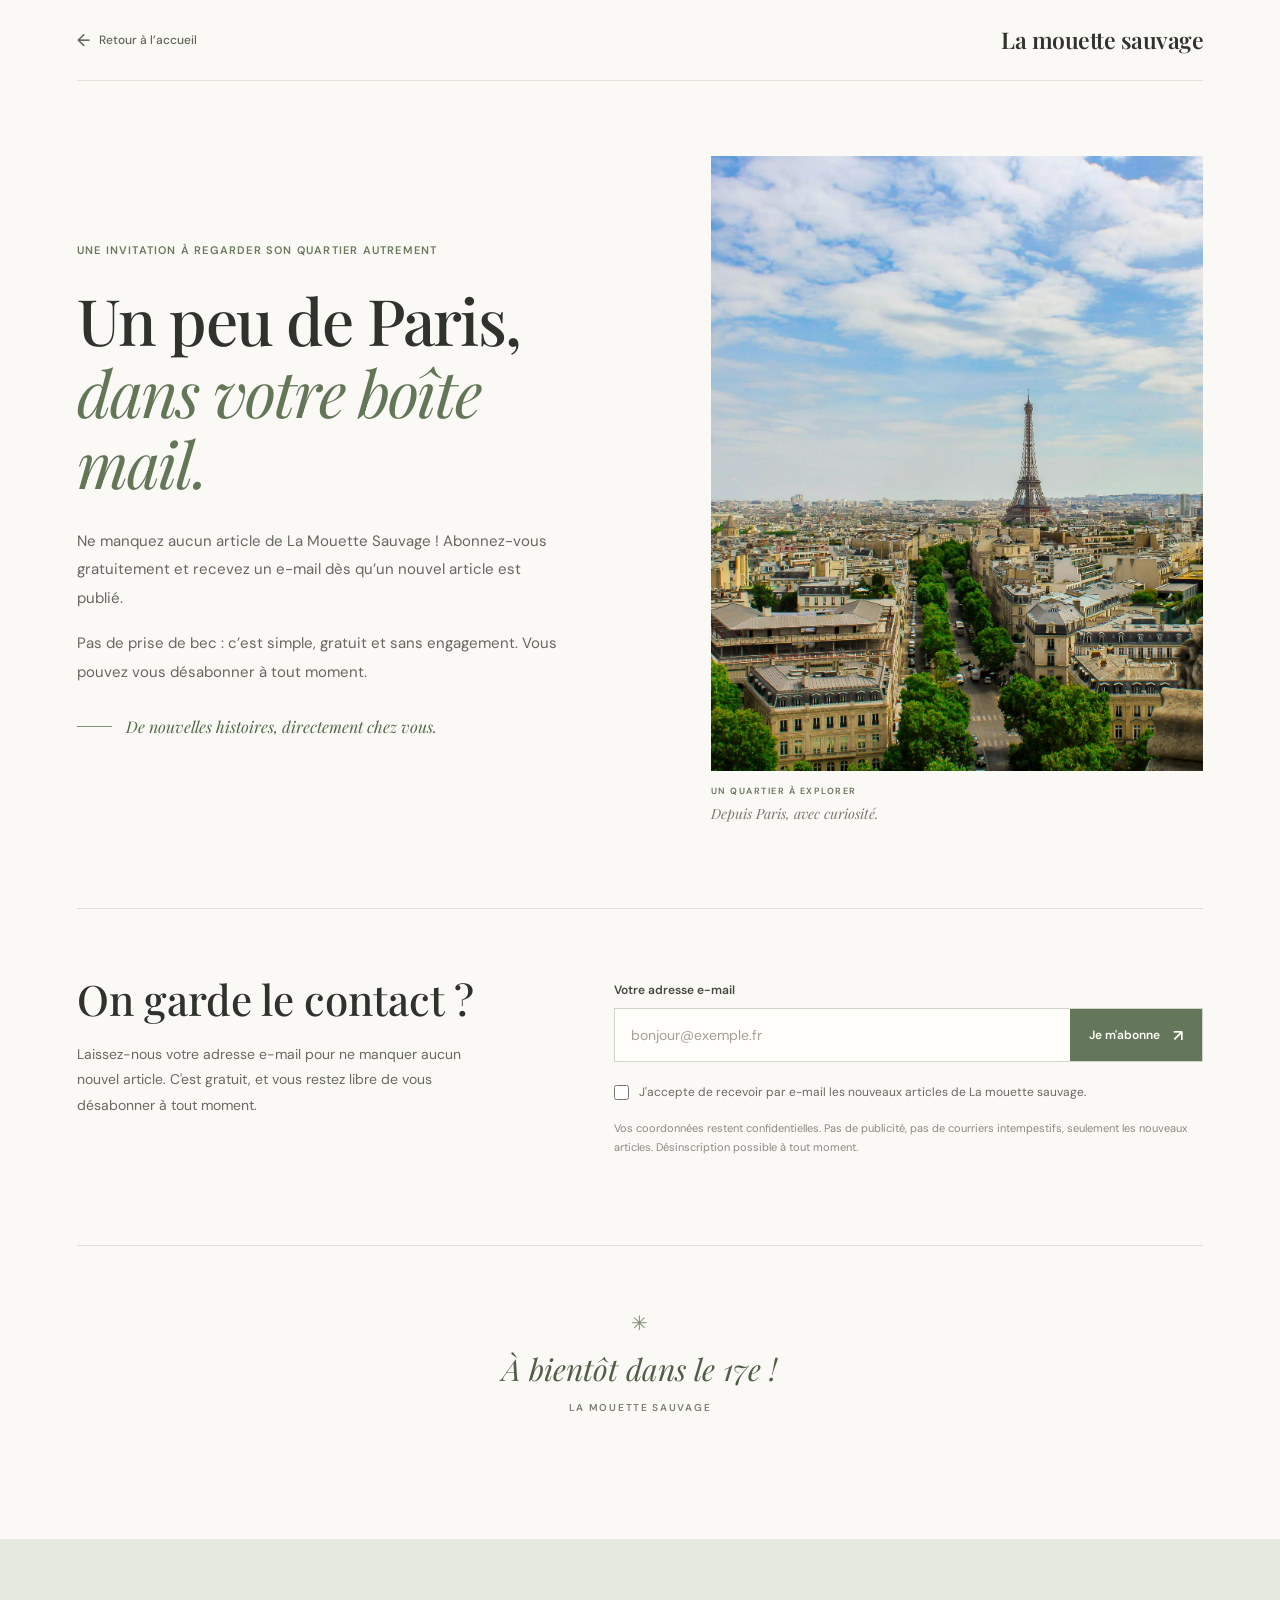
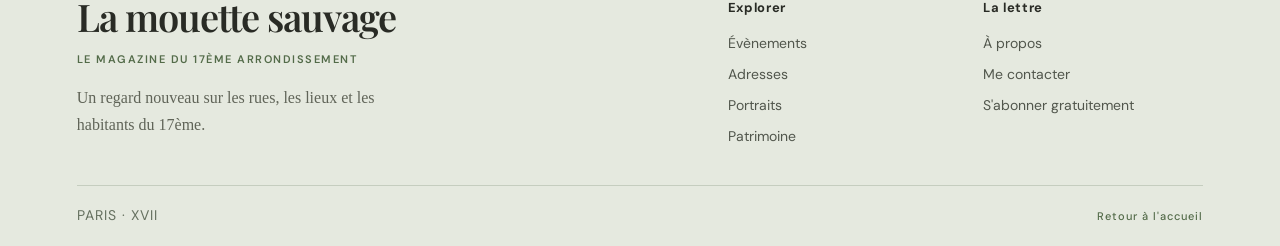
<file: abbonement.html>
<!DOCTYPE html>
<html lang="fr">
<head>
  <meta charset="UTF-8">
  <meta name="viewport" content="width=device-width, initial-scale=1.0">

  <title>La lettre du 17e — La mouette sauvage</title>

  <meta
    name="description"
    content="Recevez gratuitement les nouveaux articles de La mouette sauvage, le magazine indépendant du 17e arrondissement de Paris."
  >

  <link rel="stylesheet" href="style.css">
  <link rel="stylesheet" href="abbonement.css">

  <link rel="preconnect" href="https://fonts.googleapis.com">
  <link rel="preconnect" href="https://fonts.gstatic.com" crossorigin>
  <link
    href="https://fonts.googleapis.com/css2?family=DM+Sans:wght@400;500;600;700&family=Playfair+Display:wght@400;500;600;700&display=swap"
    rel="stylesheet"
  >
</head>

<body class="subscription-body">

  <header class="subscription-header">
  <a class="back-home" href="index.html">
    <span aria-hidden="true">←</span>
    Retour à l’accueil
  </a>

  <a class="subscription-logo" href="index.html">
    La mouette sauvage
  </a>
</header>

  

  <main class="subscription-page">

    
    <section class="subscription-hero">

      <div class="subscription-copy">

        <p class="subscription-eyebrow">
          Une invitation à regarder son quartier autrement
        </p>

        <h1>
          Un peu de Paris,<br>
          <em>dans votre boîte mail.</em>
        </h1>

        <p class="subscription-intro">
         Ne manquez aucun article de La Mouette Sauvage !

         Abonnez-vous gratuitement et recevez un e-mail dès qu’un nouvel article est publié.

        </p>

        <p class="subscription-intro">
          Pas de prise de bec : c’est simple, gratuit et sans engagement. Vous pouvez vous désabonner à tout moment.
        </p>

        <div class="subscription-promise">
          <span class="promise-line"></span>
          <p>De nouvelles histoires, directement chez vous.</p>
        </div>

      </div>

      <div class="subscription-visual">
        <img
          src="images/paris.png"
          alt="Les toits de Paris et la silhouette de la tour Eiffel"
        >

        <div class="visual-caption">
          <span>UN QUARTIER À EXPLORER</span>
          <span>Depuis Paris, avec curiosité.</span>
        </div>
      </div>

    </section>

    <section class="subscription-form-section">

      <div class="form-heading">
       
        <h2>On garde le contact ?</h2>
        <p>
          Laissez-nous votre adresse e-mail pour ne manquer aucun
          nouvel article. C'est gratuit, et vous restez libre de
          vous désabonner à tout moment.
        </p>
      </div>

      <!-- À connecter à votre service de newsletter -->

      <form class="subscription-form" id="subscription-form">

        <label for="subscriber-email">Votre adresse e-mail</label>

        <div class="email-field">
          <input
            type="email"
            id="subscriber-email"
            name="email"
            placeholder="bonjour@exemple.fr"
            autocomplete="email"
            required
          >

          <button type="submit">
            Je m'abonne
            <span aria-hidden="true">↗</span>
          </button>
        </div>

        <label class="consent-label">
          <input type="checkbox" name="consent" required>
          <span>
            J'accepte de recevoir par e-mail les nouveaux articles
            de La mouette sauvage.
          </span>
        </label>

        <p class="form-privacy">
          Vos coordonnées restent confidentielles. Pas de publicité,
          pas de courriers intempestifs, seulement les nouveaux articles.
          Désinscription possible à tout moment.
        </p>

        <p class="form-message" id="form-message" aria-live="polite"></p>

      </form>

    </section>

    <section class="subscription-signoff">
      <span class="signoff-star">✳</span>
      <p>À bientôt dans le 17e !</p>
      <span class="signoff-brand">La mouette sauvage</span>
    </section>

  </main>

  <footer class="footer">
    <div class="footer-inner">

      <div class="footer-brand">
        <a class="footer-logo" href="index.html">
          La mouette sauvage
        </a>
        <p class="footer-tagline">
          Le magazine du 17ème arrondissement
        </p>
        <p class="footer-description">
          Un regard nouveau sur les rues, les lieux
          et les habitants du 17ème.
        </p>
      </div>

      <div class="footer-links">

        <div class="footer-column">
          <h2>Explorer</h2>
          <a href="evenements.html">Évènements</a>
          <a href="adresses.html">Adresses</a>
          <a href="portraits.html">Portraits</a>
          <a href="patrimoine.html">Patrimoine</a>
        </div>

        <div class="footer-column">
          <h2>La lettre</h2>
          <a href="apropos.html">À propos</a>
          <a href="mailto:alexandraolharan@gmail.com"> Me contacter</a>
          <a href="abbonement.html">S'abonner gratuitement</a>
          
        </div>

      </div>

      <div class="footer-bottom">
        <span>PARIS · XVII</span>
        <span><a href="index.html">Retour à l'accueil</a></span>
      </div>

    </div>
  </footer>

  <script>
    // Le formulaire sera activé lorsque le service de newsletter
    // sera connecté. Pour l'instant, aucun abonnement n'est enregistré.

    document
      .getElementById("subscription-form")
      .addEventListener("submit", function (event) {
        event.preventDefault();

        document.getElementById("form-message").textContent =
          "Le formulaire sera bientôt disponible. À très vite !";
      });
  </script>

</body>
</html>
</file>
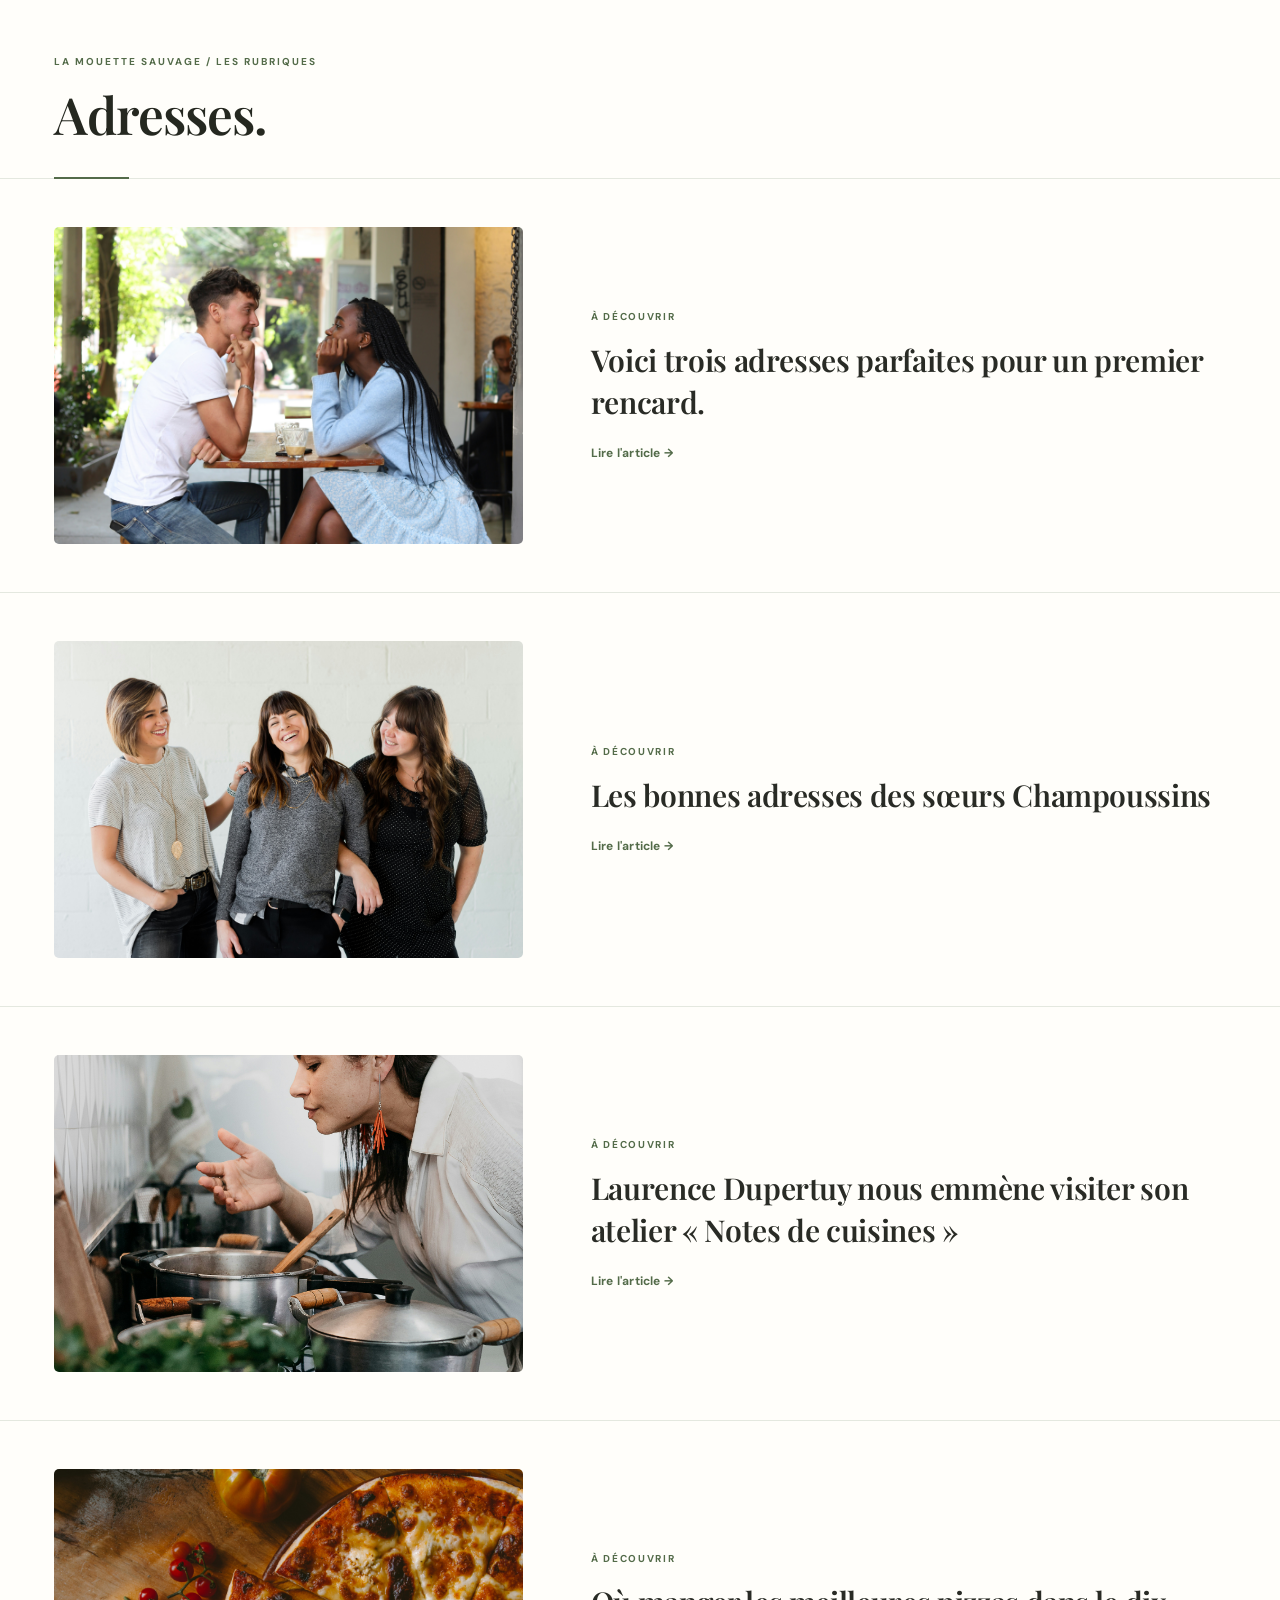
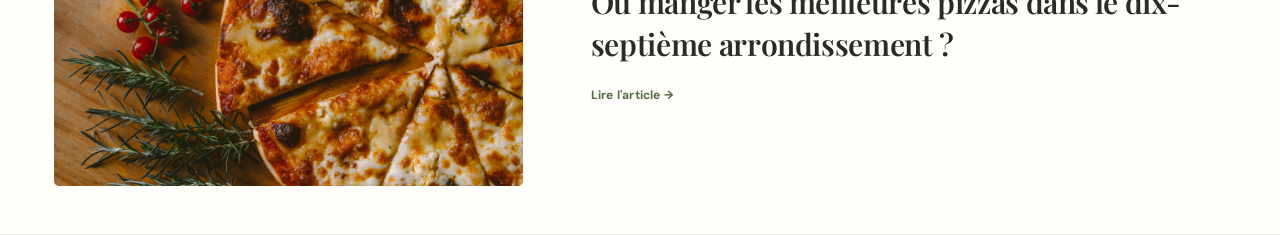
<file: adresses.html>
<!DOCTYPE html>
<html lang="fr">
<head>
  <meta charset="UTF-8">
  <meta name="viewport" content="width=device-width, initial-scale=1.0">

  <title>Adresses — La mouette sauvage</title>

  <link rel="stylesheet" href="rubriques.css">
</head>

<body class="rubric-page">

  <header class="rubric-header">
    <h1>Adresses.</h1>
  </header>

  <main class="rubric-list">

    <article class="rubric-item">
      <a href="rencontre.html" class="rubric-item-image">
        <img
          src="images/rencard.png"
          alt="Un couple qui se rencontre autour d'un café"
        >
      </a>

      <div class="rubric-item-content">
        <h2 class="rubric-item-title">
          <a href="rencontre.html">
            Voici trois adresses parfaites pour un premier rencard.
          </a>
        </h2>
      </div>
    </article>

    <article class="rubric-item">
      <a href="soeurs-champoussins.html" class="rubric-item-image">
        <img
          src="images/collegues.png"
          alt="Les trois sœurs Champoussins"
        >
      </a>

      <div class="rubric-item-content">
        <h2 class="rubric-item-title">
          <a href="soeurs-champoussins.html">
            Les bonnes adresses des sœurs Champoussins
          </a>
        </h2>
      </div>
    </article>

    <article class="rubric-item">
      <a href="notes-de-cuisines.html" class="rubric-item-image">
        <img
          src="images/cuisiniere.png"
          alt="Laurence Dupertuy dans sa cuisine"
        >
      </a>

      <div class="rubric-item-content">
        <h2 class="rubric-item-title">
          <a href="notes-de-cuisines.html">
            Laurence Dupertuy nous emmène visiter son atelier « Notes de cuisines »
          </a>
        </h2>
      </div>
    </article>

    <article class="rubric-item">
      <a href="meilleures-pizzas.html" class="rubric-item-image">
        <img
          src="images/pizza.png"
          alt="Une pizza à partager"
        >
      </a>

      <div class="rubric-item-content">
        <h2 class="rubric-item-title">
          <a href="meilleures-pizzas.html">
            Où manger les meilleures pizzas dans le dix-septième arrondissement ?
          </a>
        </h2>
      </div>
    </article>

  </main>

</body>
</html>
</file>
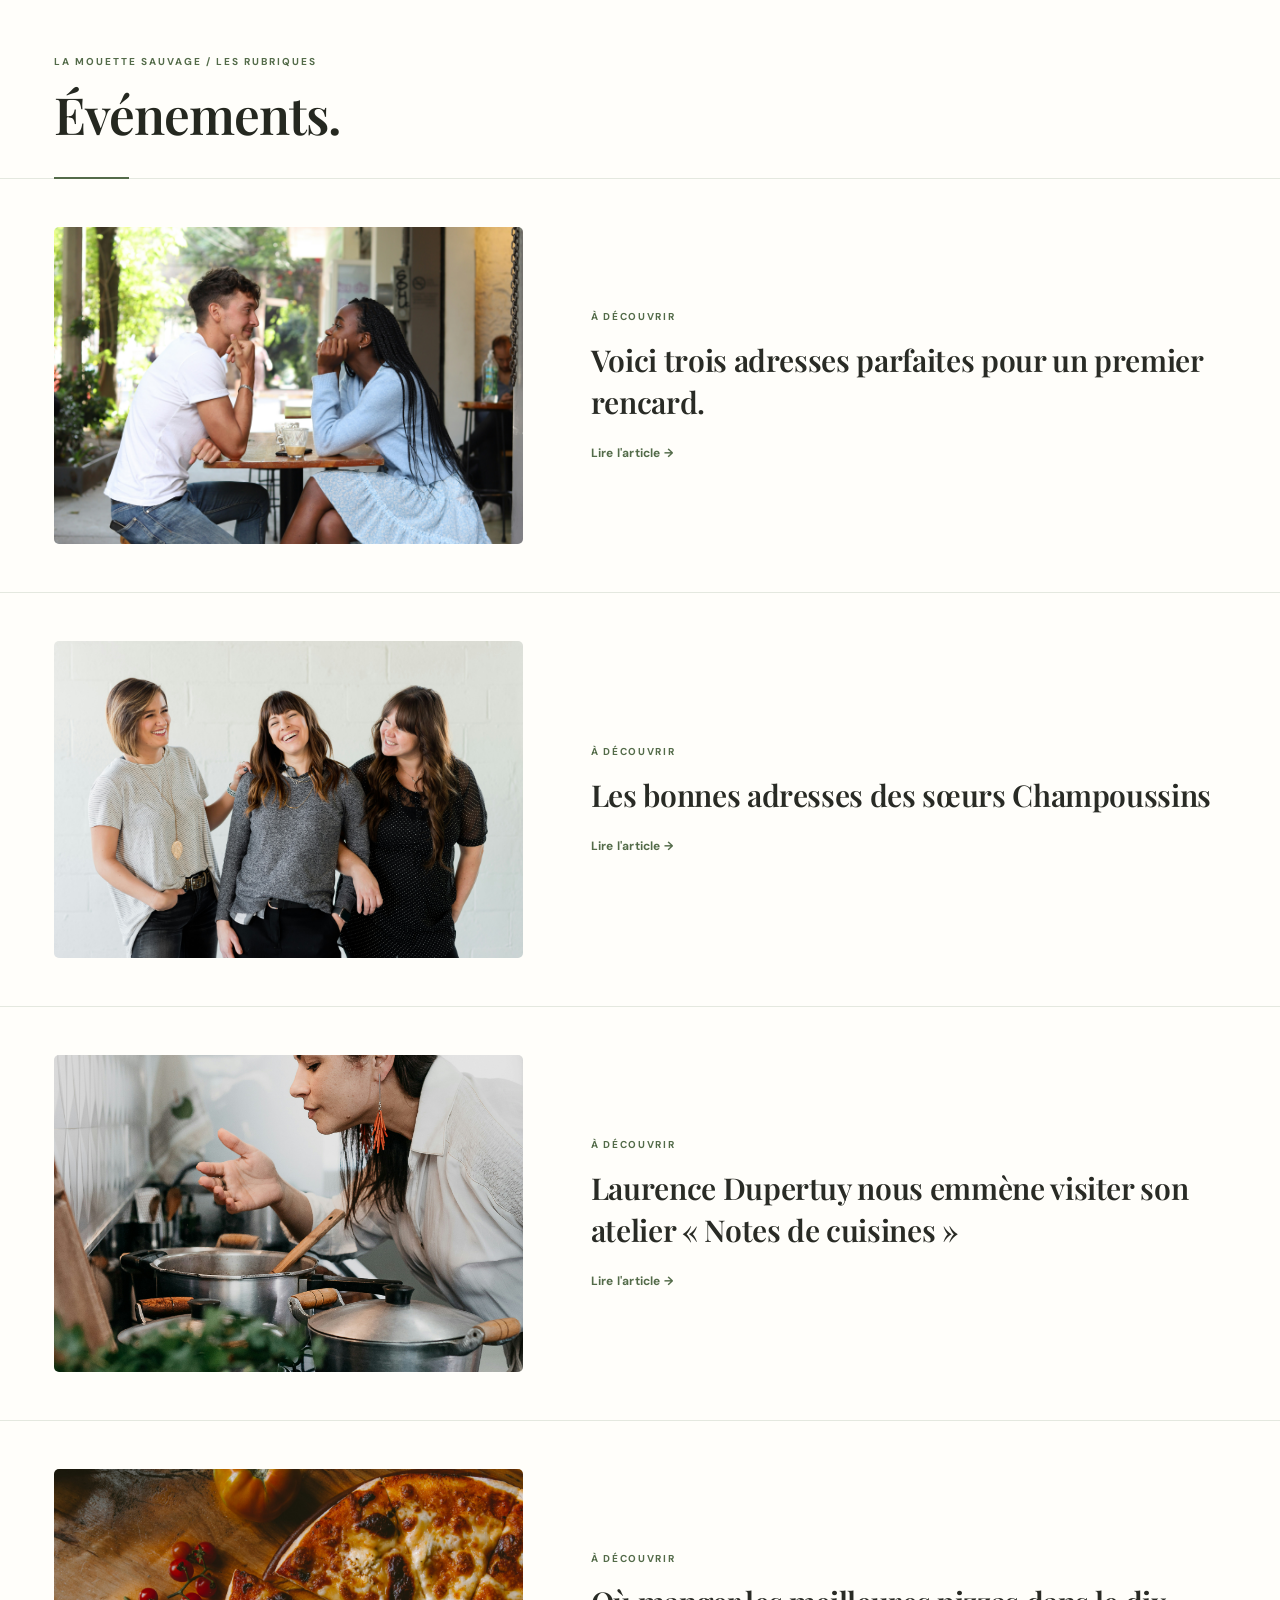
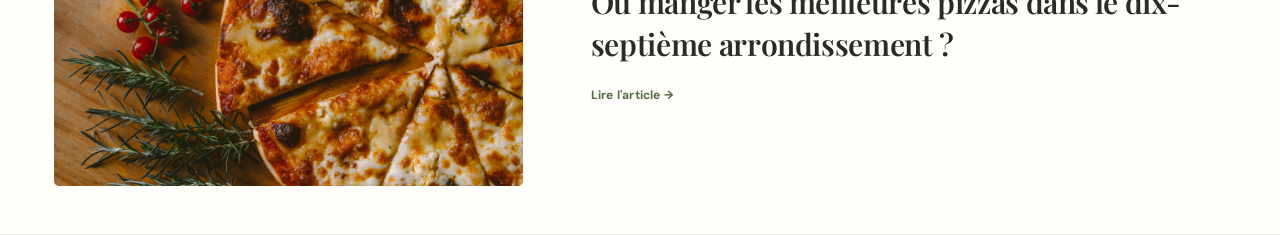
<file: evenements.html>
<!DOCTYPE html>
<html lang="fr">
<head>
  <meta charset="UTF-8">
  <meta name="viewport" content="width=device-width, initial-scale=1.0">

  <title>Événements — La mouette sauvage</title>

  <link rel="stylesheet" href="rubriques.css">
</head>

<body class="rubric-page">

  <header class="rubric-header">
    <h1>Événements.</h1>
  </header>

  <main class="rubric-list">

    <article class="rubric-item">
      <a href="rencontre.html" class="rubric-item-image">
        <img
          src="images/rencard.png"
          alt="Un couple qui se rencontre autour d'un café"
        >
      </a>

      <div class="rubric-item-content">
        <h2 class="rubric-item-title">
          <a href="rencontre.html">
            Voici trois adresses parfaites pour un premier rencard.
          </a>
        </h2>
      </div>
    </article>

    <article class="rubric-item">
      <a href="soeurs-champoussins.html" class="rubric-item-image">
        <img
          src="images/collegues.png"
          alt="Les trois sœurs Champoussins"
        >
      </a>

      <div class="rubric-item-content">
        <h2 class="rubric-item-title">
          <a href="soeurs-champoussins.html">
            Les bonnes adresses des sœurs Champoussins
          </a>
        </h2>
      </div>
    </article>

    <article class="rubric-item">
      <a href="notes-de-cuisines.html" class="rubric-item-image">
        <img
          src="images/cuisiniere.png"
          alt="Laurence Dupertuy dans sa cuisine"
        >
      </a>

      <div class="rubric-item-content">
        <h2 class="rubric-item-title">
          <a href="notes-de-cuisines.html">
            Laurence Dupertuy nous emmène visiter son atelier « Notes de cuisines »
          </a>
        </h2>
      </div>
    </article>

    <article class="rubric-item">
      <a href="meilleures-pizzas.html" class="rubric-item-image">
        <img
          src="images/pizza.png"
          alt="Une pizza à partager"
        >
      </a>

      <div class="rubric-item-content">
        <h2 class="rubric-item-title">
          <a href="meilleures-pizzas.html">
            Où manger les meilleures pizzas dans le dix-septième arrondissement ?
          </a>
        </h2>
      </div>
    </article>

  </main>

</body>
</html>
</file>
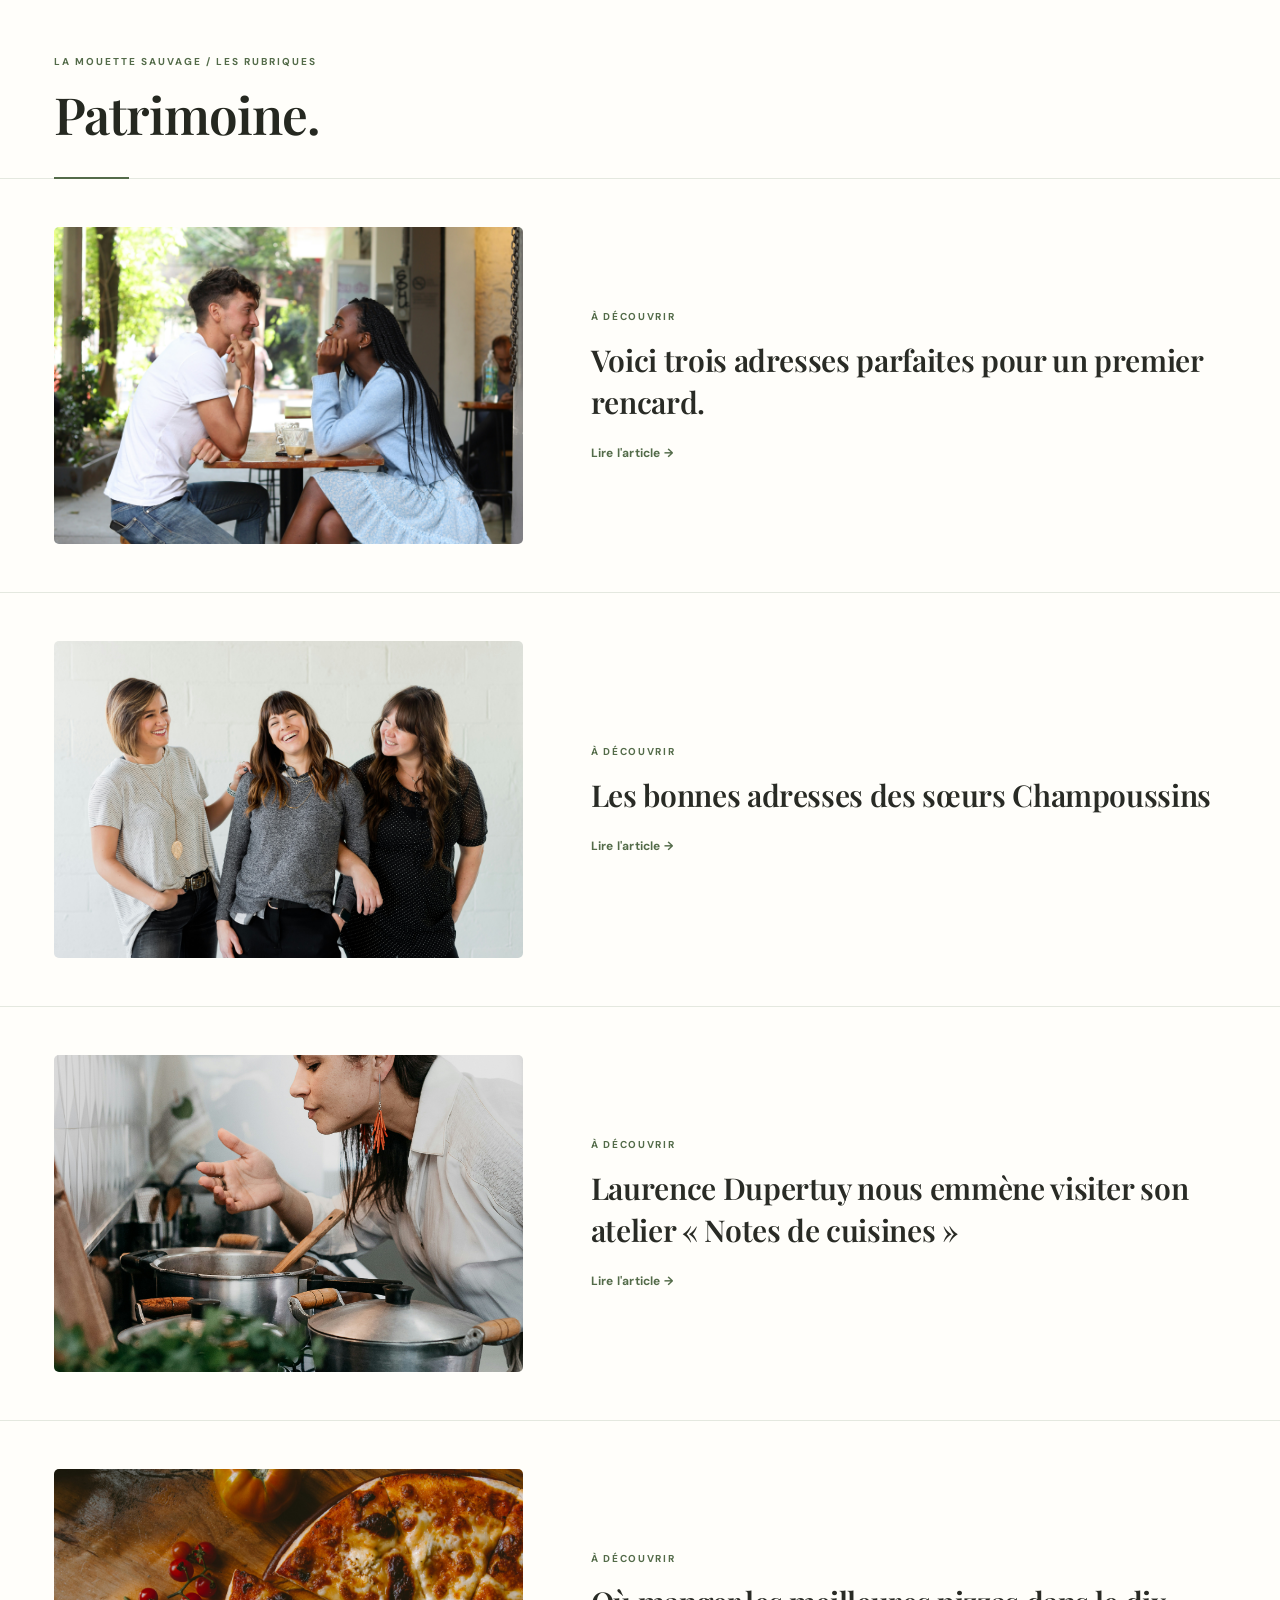
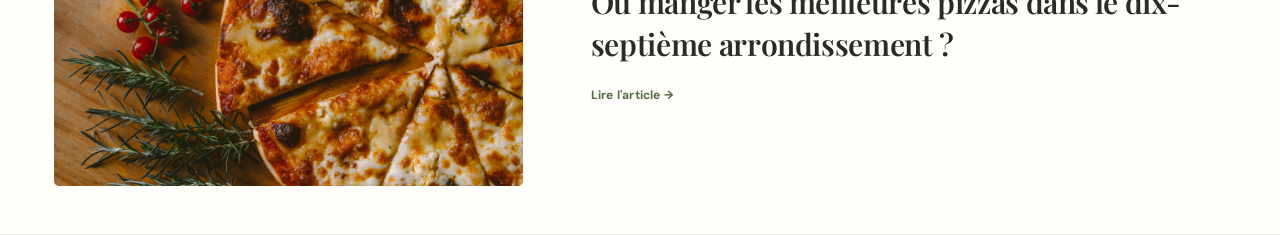
<file: patrimoine.html>
<!DOCTYPE html>
<html lang="fr">
<head>
  <meta charset="UTF-8">
  <meta name="viewport" content="width=device-width, initial-scale=1.0">

  <title>Patrimoine — La mouette sauvage</title>

  <link rel="stylesheet" href="rubriques.css">
</head>

<body class="rubric-page">

  <header class="rubric-header">
    <h1>Patrimoine.</h1>
  </header>

  <main class="rubric-list">

    <article class="rubric-item">
      <a href="rencontre.html" class="rubric-item-image">
        <img
          src="images/rencard.png"
          alt="Un couple qui se rencontre autour d'un café"
        >
      </a>

      <div class="rubric-item-content">
        <h2 class="rubric-item-title">
          <a href="rencontre.html">
            Voici trois adresses parfaites pour un premier rencard.
          </a>
        </h2>
      </div>
    </article>

    <article class="rubric-item">
      <a href="soeurs-champoussins.html" class="rubric-item-image">
        <img
          src="images/collegues.png"
          alt="Les trois sœurs Champoussins"
        >
      </a>

      <div class="rubric-item-content">
        <h2 class="rubric-item-title">
          <a href="soeurs-champoussins.html">
            Les bonnes adresses des sœurs Champoussins
          </a>
        </h2>
      </div>
    </article>

    <article class="rubric-item">
      <a href="notes-de-cuisines.html" class="rubric-item-image">
        <img
          src="images/cuisiniere.png"
          alt="Laurence Dupertuy dans sa cuisine"
        >
      </a>

      <div class="rubric-item-content">
        <h2 class="rubric-item-title">
          <a href="notes-de-cuisines.html">
            Laurence Dupertuy nous emmène visiter son atelier « Notes de cuisines »
          </a>
        </h2>
      </div>
    </article>

    <article class="rubric-item">
      <a href="meilleures-pizzas.html" class="rubric-item-image">
        <img
          src="images/pizza.png"
          alt="Une pizza à partager"
        >
      </a>

      <div class="rubric-item-content">
        <h2 class="rubric-item-title">
          <a href="meilleures-pizzas.html">
            Où manger les meilleures pizzas dans le dix-septième arrondissement ?
          </a>
        </h2>
      </div>
    </article>

  </main>

</body>
</html>
</file>
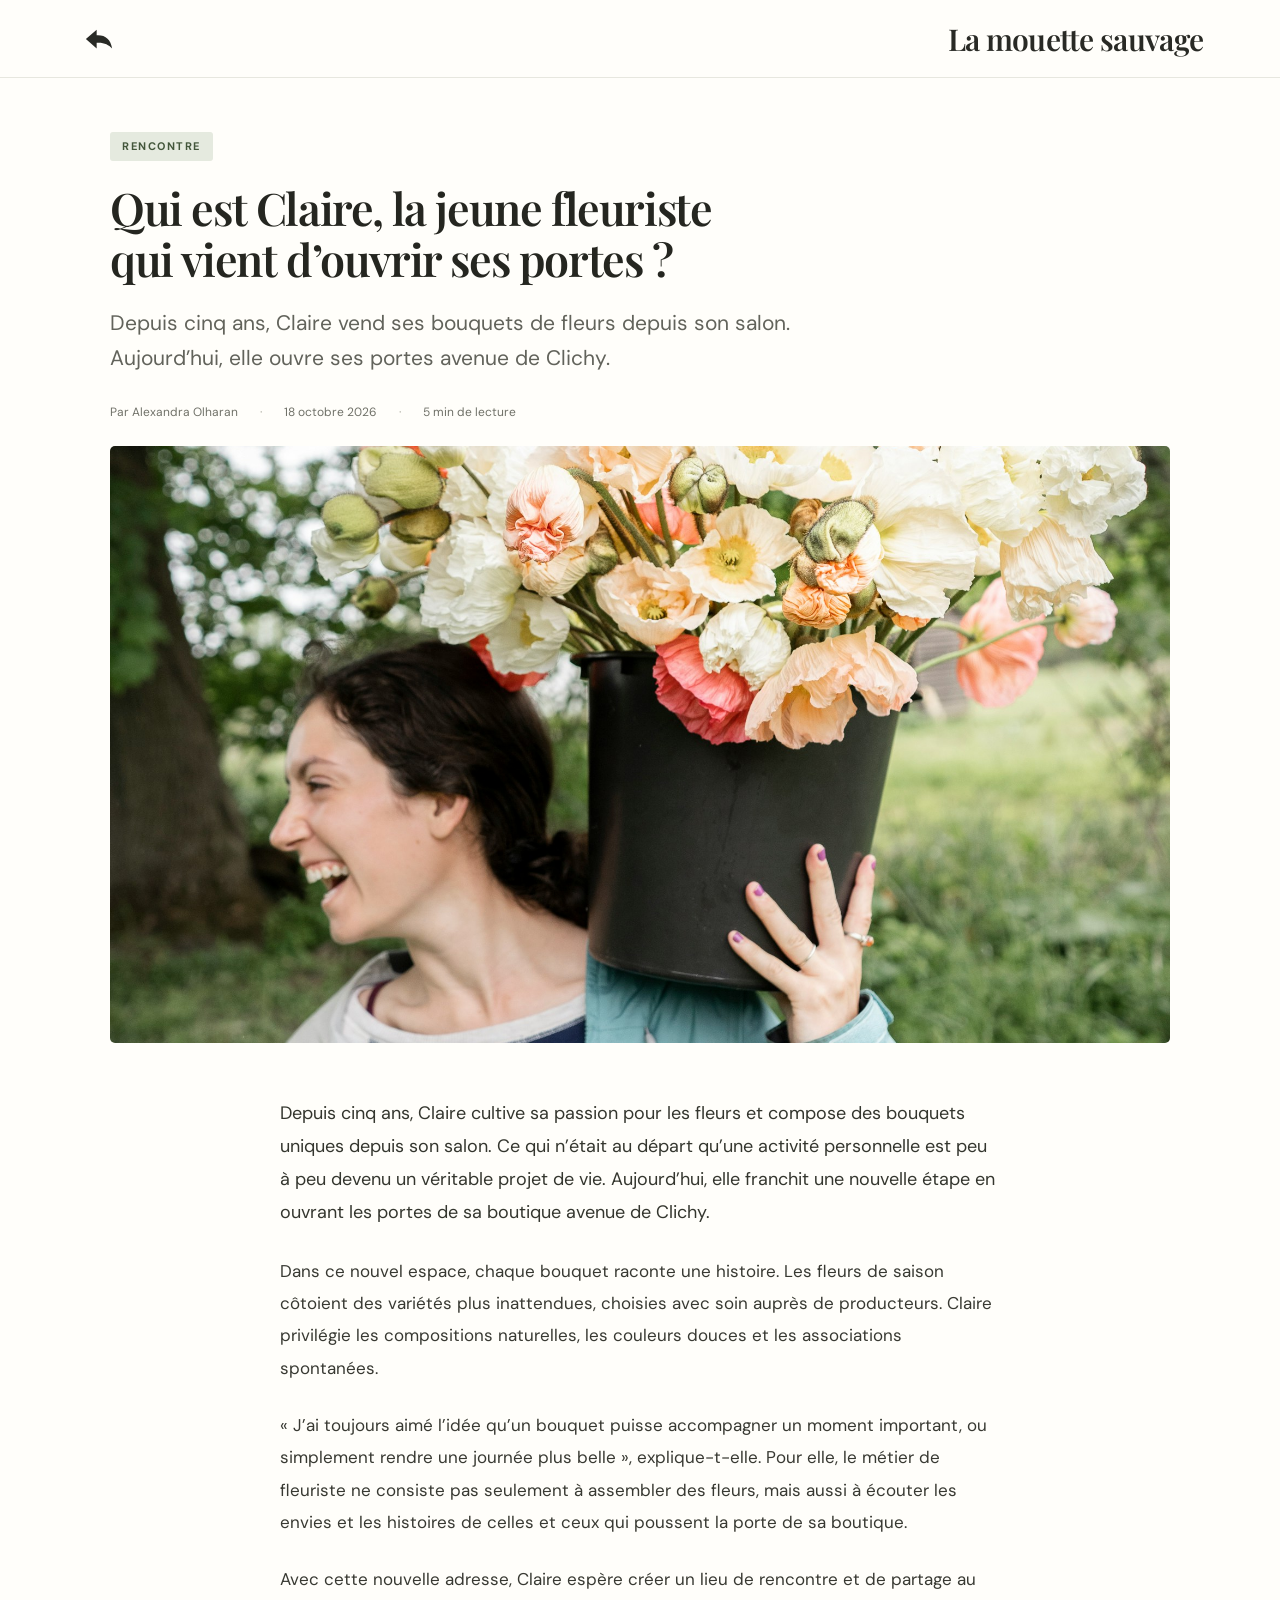
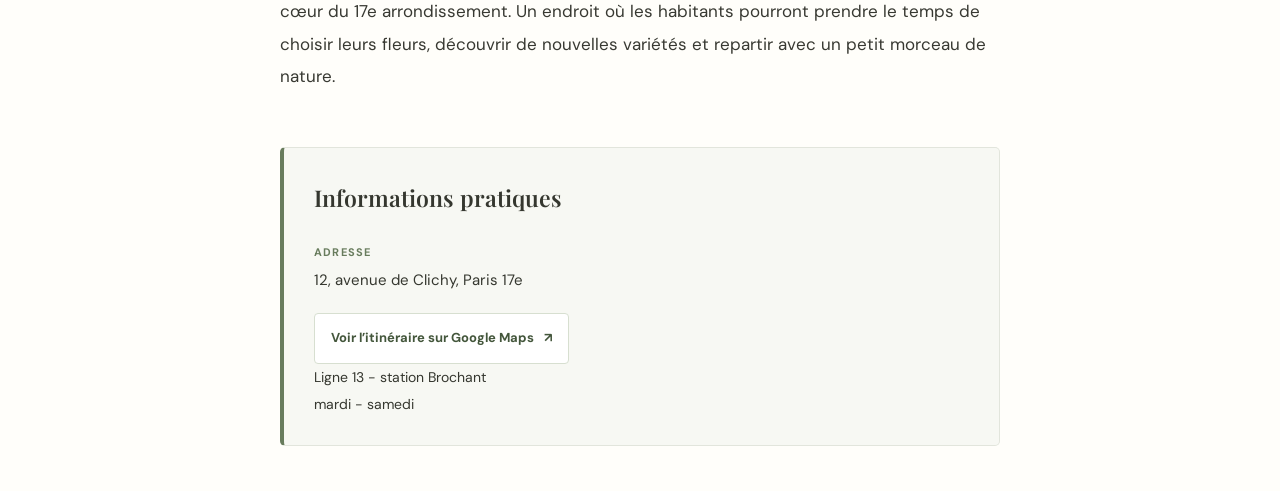
<file: portraitclaire.html>
<!DOCTYPE html>
<html lang="fr">
<head>
  <meta charset="UTF-8">
  <meta name="viewport" content="width=device-width, initial-scale=1.0">

  <title>Rencontre — La mouette sauvage</title>

  <link rel="stylesheet" href="articles.css">
</head>

<body class="article-page">

  <header class="article-header">
    <a href="index.html" class="back-link" aria-label="Retour à l'accueil">
      <svg viewBox="0 0 64 48" aria-hidden="true">
        <path d="M27 4 L4 24 L27 44 L27 32
                 C43 31 52 36 60 44
                 C57 25 46 15 27 16 Z"
              fill="currentColor"/>
      </svg>
    </a>

    <a href="index.html" class="article-logo">
      La mouette sauvage
    </a>
  </header>

  <main class="article-content">

    <div class="article-category">Rencontre</div>

    <h1>
      Qui est Claire, la jeune fleuriste qui vient d’ouvrir ses portes ?
    </h1>

    <p class="article-intro">
      Depuis cinq ans, Claire vend ses bouquets de fleurs depuis son salon.
      Aujourd’hui, elle ouvre ses portes avenue de Clichy.
    </p>

    <div class="article-meta">
      <span>Par Alexandra Olharan</span>
      <span>18 octobre 2026</span>
      <span>5 min de lecture</span>
    </div>

    <figure class="article-hero">
      <img
        src="images/fleuriste.png"
        alt="Claire, fleuriste, entourée de ses bouquets de fleurs"
      >
    </figure>

    <div class="article-body">

      <p>
        Depuis cinq ans, Claire cultive sa passion pour les fleurs et
        compose des bouquets uniques depuis son salon. Ce qui n’était
        au départ qu’une activité personnelle est peu à peu devenu un
        véritable projet de vie. Aujourd’hui, elle franchit une nouvelle
        étape en ouvrant les portes de sa boutique avenue de Clichy.
      </p>

      <p>
        Dans ce nouvel espace, chaque bouquet raconte une histoire.
        Les fleurs de saison côtoient des variétés plus inattendues,
        choisies avec soin auprès de producteurs. Claire privilégie
        les compositions naturelles, les couleurs douces et les
        associations spontanées.
      </p>

      <p>
        « J’ai toujours aimé l’idée qu’un bouquet puisse accompagner
        un moment important, ou simplement rendre une journée plus
        belle », explique-t-elle. Pour elle, le métier de fleuriste
        ne consiste pas seulement à assembler des fleurs, mais aussi
        à écouter les envies et les histoires de celles et ceux qui
        poussent la porte de sa boutique.
      </p>

      <p>
        Avec cette nouvelle adresse, Claire espère créer un lieu de
        rencontre et de partage au cœur du 17e arrondissement. Un endroit
        où les habitants pourront prendre le temps de choisir leurs
        fleurs, découvrir de nouvelles variétés et repartir avec un
        petit morceau de nature.
      </p>

    </div>

  




<footer class="article-footer">
  <p class="practical-title">Informations pratiques</p>

  <p class="practical-label">Adresse</p>
  <p class="practical-address">
    12, avenue de Clichy, Paris 17e
  </p>

  <a
    class="maps-link"
    href="https://www.google.com/maps/search/?api=1&query=12%20avenue%20de%20Clichy%20Paris%2017"
    target="_blank"
    rel="noopener noreferrer"
  >
    <span>Voir l’itinéraire sur Google Maps</span>
    <span aria-hidden="true">↗</span>
  </a>
  <p>Ligne 13 - station Brochant</p>
  <p>mardi - samedi</p>
</footer>





  </main>

</body>
</html>
</file>
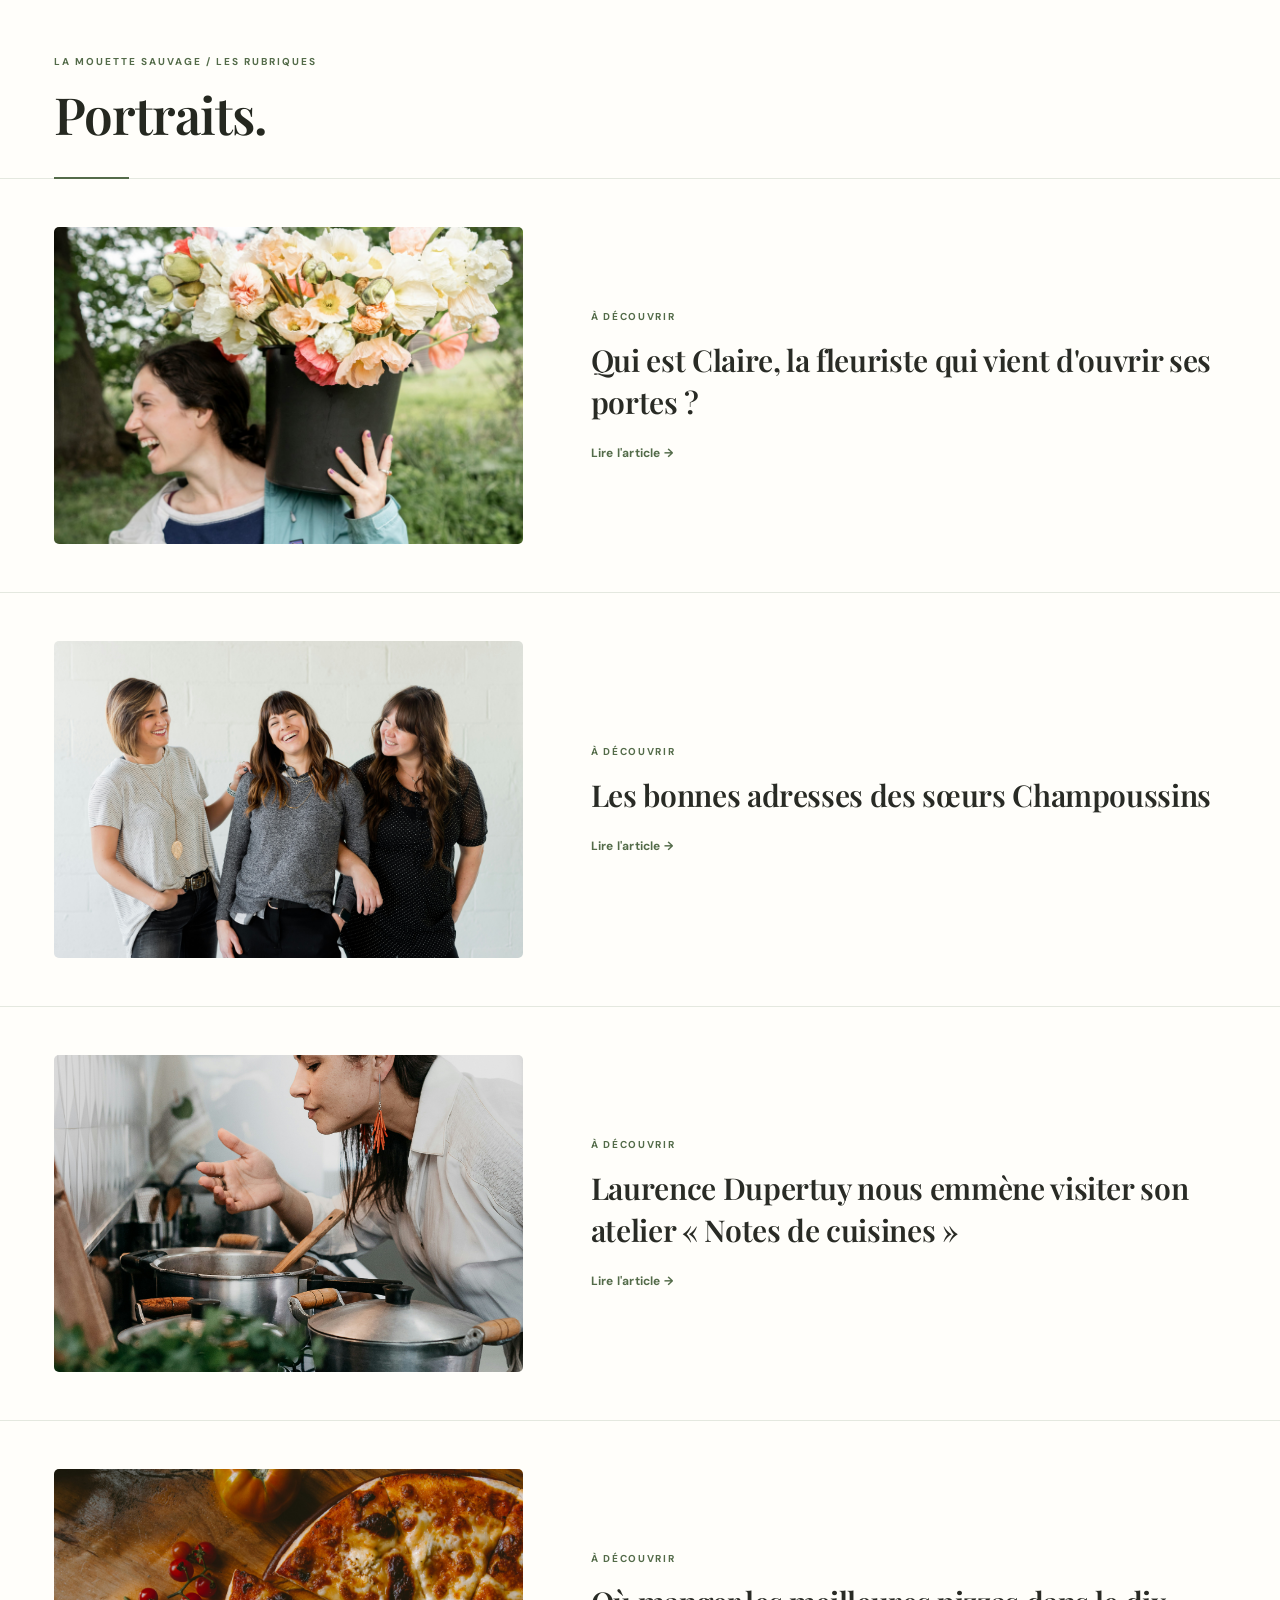
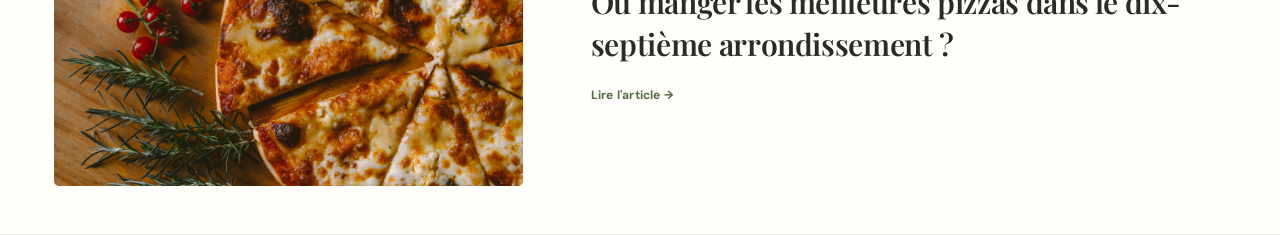
<file: portraits.html>
<!DOCTYPE html>
<html lang="fr">
<head>
  <meta charset="UTF-8">
  <meta name="viewport" content="width=device-width, initial-scale=1.0">

  <title>Portraits — La mouette sauvage</title>

  <link rel="stylesheet" href="rubriques.css">
</head>

<body class="rubric-page">

  <header class="rubric-header">
    <h1>Portraits.</h1>
  </header>

  <main class="rubric-list">

    <article class="rubric-item">
  <a href="portraitclaire.html" class="rubric-item-image">
    <img
      src="images/fleuriste.png"
      alt="Qui est Claire, la fleuriste qui vient d'ouvrir ses portes ?"
    >
  </a>

  <div class="rubric-item-content">
    <h2 class="rubric-item-title">
      <a href="portraitclaire.html">
        Qui est Claire, la fleuriste qui vient d'ouvrir ses portes ?
      </a>
    </h2>
  </div>
</article>



    <article class="rubric-item">
      <a href="soeurs-champoussins.html" class="rubric-item-image">
        <img
          src="images/collegues.png"
          alt="Les trois sœurs Champoussins"
        >
      </a>

      <div class="rubric-item-content">
        <h2 class="rubric-item-title">
          <a href="soeurs-champoussins.html">
            Les bonnes adresses des sœurs Champoussins
          </a>
        </h2>
      </div>
    </article>

    <article class="rubric-item">
      <a href="notes-de-cuisines.html" class="rubric-item-image">
        <img
          src="images/cuisiniere.png"
          alt="Laurence Dupertuy dans sa cuisine"
        >
      </a>

      <div class="rubric-item-content">
        <h2 class="rubric-item-title">
          <a href="notes-de-cuisines.html">
            Laurence Dupertuy nous emmène visiter son atelier « Notes de cuisines »
          </a>
        </h2>
      </div>
    </article>

    <article class="rubric-item">
      <a href="meilleures-pizzas.html" class="rubric-item-image">
        <img
          src="images/pizza.png"
          alt="Une pizza à partager"
        >
      </a>

      <div class="rubric-item-content">
        <h2 class="rubric-item-title">
          <a href="meilleures-pizzas.html">
            Où manger les meilleures pizzas dans le dix-septième arrondissement ?
          </a>
        </h2>
      </div>
    </article>

  </main>

</body>
</html>
</file>
<file: style.css>
/* ==================================
   BASE
================================== */

* {
  box-sizing: border-box;
}

html {
  scroll-behavior: smooth;
}

body {
  margin: 0;
  color: #111;
  background: #fff;
}

a {
  color: inherit;
}

img {
  max-width: 100%;
}

/* ==================================
   EN-TÊTE
================================== */

.site-header {
  min-height: 206px;
  display: flex;
  justify-content: center;
  align-items: flex-start;
  position: relative;
  padding: 62px 70px 25px;
}

.brand {
  text-decoration: none;
  text-align: center;
  display: flex;
  flex-direction: column;
  align-items: center;
}

.tagline {
  font-family: Georgia, serif;
  font-size: clamp(17px, 2.6vw, 24px);
  line-height: 1.2;
}

.brand strong {
  font-family: "Playfair Display", Georgia, serif;
  font-weight: 800;
  font-size: clamp(40px, 6.3vw, 64px);
  line-height: 1.05;
  letter-spacing: -3px;
}

/* ==================================
   MENU HAMBURGER
================================== */

.menu-toggle {
  position: absolute;
  top: 82px;
  right: 4.8%;
  width: 42px;
  min-height: 30px;
  border: 0;
  background: transparent;
  padding: 3px 0;
  cursor: pointer;
  display: flex;
  flex-direction: column;
  justify-content: space-between;
  z-index: 30;
}

.menu-toggle span {
  display: block;
  width: 100%;
  height: 2px;
  background: #888;
  transition: background 0.2s ease, width 0.2s ease;
}

.menu-toggle:hover span {
  background: #111;
}

.menu-toggle:focus-visible,
.drawer a:focus-visible {
  outline: 2px solid #53784d;
  outline-offset: 4px;
}

/* ==================================
   MENU DÉROULANT
================================== */

.drawer {
  position: absolute;
  top: 130px;
  right: 3%;
  left: auto;
  width: min(270px, calc(100vw - 30px));
  padding: 8px 0;
  background: #fff;
  border: 1px solid #ddd;
  box-shadow: 0 8px 24px rgb(0 0 0 / 12%);
  z-index: 40;
}

.drawer[hidden] {
  display: none !important;
}

.drawer:not([hidden]) {
  display: flex;
  flex-direction: column;
}

.drawer a {
  display: block;
  padding: 15px 20px;
  font-family: "DM Sans", Arial, sans-serif;
  font-size: 16px;
  text-decoration: none;
  transition: background 0.2s ease;
}

.drawer a:hover {
  background: #d0d6cb;
}

/* ==================================
   NAVIGATION PRINCIPALE
================================== */



.main-nav a:hover {
  background: #b9eca9;
  transform: translateY(-1px);
}

/* ==================================
   PAGE D'ACCUEIL
================================== */

.home {
  max-width: 1400px;
  margin: 0 auto;
  padding: 0 1.8%;
}

.hero {
  display: block;
  width: 100%;
  height: auto;
  aspect-ratio: 891 / 328;
  object-fit: cover;
}

/* ==================================
   ANCIENS STYLES DE LA UNE
================================== */

.featured {
  padding-top: 43px;
  padding-bottom: 98px;
}

.section-heading {
  display: flex;
  align-items: center;
  gap: 20px;
  margin: 0 0 32px 3.7%;
  font-family: "DM Sans", Arial, sans-serif;
}

.section-heading h2 {
  font-size: 22px;
  font-weight: 500;
  white-space: nowrap;
  margin: 0;
}

.section-heading > span {
  height: 1px;
  background: #aaa;
  flex: 1;
  align-self: end;
  margin-bottom: 4px;
}

.article-grid {
  display: grid;
  grid-template-columns: repeat(3, minmax(0, 1fr));
  gap: 2.3%;
}

.feature-card {
  display: flex;
  flex-direction: column;
  align-items: flex-start;
  min-width: 0;
}

.feature-card > img {
  display: block;
  width: 100%;
  aspect-ratio: 280 / 177;
  object-fit: cover;
}

.category {
  display: inline-block;
  font-family: "DM Sans", Arial, sans-serif;
  background: #b9eca9;
  font-size: 19px;
  font-weight: 700;
  padding: 5px 8px;
  margin: 15px 0 14px 6px;
}

.feature-card h3 {
  font-family: Georgia, serif;
  font-size: 17px;
  font-weight: 400;
  line-height: 1.35;
  margin: 0 8px 18px;
}

.feature-card p {
  font-family: Georgia, serif;
  font-size: 15.5px;
  line-height: 1.5;
  margin: 0 8px 30px;
}

.read-link {
  font-family: "DM Sans", Arial, sans-serif;
  font-size: 16px;
  font-weight: 700;
  text-decoration: none;
  margin: auto 8px 0;
  display: flex;
  align-items: center;
  gap: 20px;
}

.read-link span {
  font-size: 34px;
  font-weight: 400;
  line-height: 1;
}

.read-link:hover {
  color: #53784d;
}

/* ==================================
   PIED DE PAGE
================================== */

.footer {
  min-height: 155px;
  padding: 35px 5%;
  background: #cfd6ca;
  display: flex;
  flex-direction: column;
  align-items: center;
  justify-content: center;
  gap: 8px;
  text-align: center;
}

.footer a {
  font-family: "Playfair Display", Georgia, serif;
  font-size: 23px;
  font-weight: 700;
  text-decoration: none;
}

.footer span {
  font-family: "DM Sans", Arial, sans-serif;
  font-size: 14px;
}

/* ==================================
   PAGES DE RUBRIQUES
================================== */

.rubric-page {
  max-width: 1400px;
  margin: 0 auto;
  font-family: Georgia, serif;
}

.rubric-title {
  font-family: "DM Sans", Arial, sans-serif;
  font-size: 38px;
  font-weight: 700;
  margin: 27px 0;
  padding: 0 7.5%;
}

.rubric-list {
  border-top: 2px solid #b3b3b3;
}

.rubric-item {
  min-height: 358px;
  border-bottom: 1px solid #d9dddd;
  display: grid;
  grid-template-columns: minmax(250px, 382px) minmax(0, 1fr);
  align-items: center;
  gap: clamp(25px, 4vw, 58px);
  padding: 45px 4.1%;
}

.rubric-item img {
  display: block;
  width: 100%;
  height: 260px;
  object-fit: cover;
}

.rubric-item a {
  width: fit-content;
  max-width: 600px;
  font-family: Georgia, serif;
  font-size: 25px;
  line-height: 1.4;
  text-decoration: underline;
  text-underline-offset: 3px;
}

.rubric-item a:hover {
  color: #53784d;
}

/* ==================================
   PAGE À PROPOS
================================== */

.about-page {
  max-width: 1000px;
  margin: 0 auto;
  padding: 25px 7% 100px;
}

.about-page h1 {
  font-family: "DM Sans", Arial, sans-serif;
  font-size: clamp(32px, 5vw, 44px);
  margin: 0 0 35px;
}

.about-content {
  max-width: 760px;
  font-family: Georgia, serif;
  font-size: 19px;
  line-height: 1.8;
}

.about-content p {
  margin: 0 0 24px;
}

.about-content a {
  text-underline-offset: 4px;
}

.about-content a:hover {
  color: #53784d;
}

/* ==================================
   TABLETTES
================================== */

@media (max-width: 900px) {
  .main-nav {
    font-size: 16px;
    gap: 10px;
  }

  .article-grid {
    grid-template-columns: repeat(2, minmax(0, 1fr));
    gap: 35px 22px;
  }

  .rubric-item {
    grid-template-columns: minmax(200px, 320px) minmax(0, 1fr);
  }

  .rubric-item img {
    height: 220px;
  }

  .rubric-item a {
    font-size: 22px;
  }
}

/* ==================================
   MOBILES
================================== */

@media (max-width: 600px) {
  .site-header {
    min-height: 150px;
    padding: 49px 50px 25px;
  }

  .brand strong {
    font-size: clamp(29px, 7.5vw, 38px);
    letter-spacing: -1.8px;
  }

  .tagline {
    font-size: clamp(12px, 3.2vw, 15px);
  }

  .menu-toggle {
    top: 54px;
    right: 15px;
    width: 27px;
    min-height: 22px;
  }

  .drawer {
    top: 95px;
    right: 12px;
  }

  .main-nav {
    justify-content: center;
    flex-wrap: wrap;
    font-size: 13px;
    gap: 12px;
    padding: 13px 12px 25px;
  }

  .main-nav a {
    padding: 5px 9px;
  }

  .home {
    padding: 0 4%;
  }

  .hero {
    aspect-ratio: 4 / 3;
  }

  .featured {
    padding-top: 28px;
    padding-bottom: 55px;
  }

  .section-heading {
    gap: 12px;
    margin: 0 0 25px;
  }

  .section-heading h2 {
    font-size: 18px;
  }

  .article-grid {
    grid-template-columns: 1fr;
    gap: 40px;
  }

  .feature-card h3 {
    font-size: 19px;
  }

  .feature-card p {
    margin-bottom: 22px;
  }

  .category {
    font-size: 16px;
  }

  .rubric-title {
    font-size: 32px;
    padding: 0 5%;
  }

  .rubric-item {
    grid-template-columns: 1fr;
    gap: 20px;
    min-height: 0;
    padding: 28px 5%;
  }

  .rubric-item img {
    width: 100%;
    height: auto;
    aspect-ratio: 382 / 260;
  }

  .rubric-item a {
    font-size: 21px;
  }

  .about-page {
    padding: 25px 6% 65px;
  }

  .about-content {
    font-size: 17px;
  }

  .footer {
    min-height: 125px;
  }
}

/* ========================================
   PAGE ARTICLE — LA MOUETTE SAUVAGE
======================================== */

.article-page {
  margin: 0;
  padding: 0;
  background: #fff;
  color: #080808;
  font-family: Georgia, "Times New Roman", serif;
}

.article-header {
  min-height: 82px;
  padding: 12px 5.2%;
  display: flex;
  align-items: center;
  justify-content: space-between;
  gap: 20px;
  border-bottom: 2px solid #bdbdbd;
  box-sizing: border-box;
}

.back-link {
  display: inline-flex;
  align-items: center;
  justify-content: center;
  width: 50px;
  height: 48px;
  color: #080808;
  text-decoration: none;
  flex-shrink: 0;
}

.back-link svg {
  display: block;
  width: 48px;
  height: 38px;
}

.back-link:hover {
  opacity: 0.65;
}

.article-logo {
  color: #080808;
  text-decoration: none;
  font-size: clamp(23px, 3.2vw, 36px);
  font-weight: 700;
  letter-spacing: -1.2px;
  text-align: right;
}

.article-content {
  width: 90%;
  max-width: 1200px;
  margin: 22px auto 0;
}

.article-category {
  display: inline-block;
  margin-bottom: 22px;
  padding: 9px 11px;
  background: #b6e9a5;
  color: #080808;
  font-family: Arial, Helvetica, sans-serif;
  font-size: 27px;
  line-height: 1.15;
  font-weight: 700;
}

.article-content h1 {
  margin: 0 0 16px;
  font-size: clamp(32px, 4vw, 48px);
  line-height: 0.98;
  letter-spacing: -1.2px;
  font-weight: 800;
}

.article-intro {
  margin: 0 0 35px;
  font-size: clamp(19px, 2.1vw, 25px);
  line-height: 1.18;
  font-weight: 700;
}

.article-meta {
  display: flex;
  flex-wrap: wrap;
  gap: 12px 34px;
  margin-bottom: 13px;
  font-size: 14px;
  line-height: 1.5;
}

.article-hero {
  margin: 0 0 36px;
  width: 100%;
}

.article-hero img {
  display: block;
  width: 100%;
  height: auto;
  max-height: 650px;
  object-fit: cover;
}

.article-body {
  font-size: clamp(17px, 1.65vw, 20px);
  line-height: 1.38;
  text-align: justify;
}

.article-body p {
  margin: 0 0 27px;
}

.article-footer {
  display: flex;
  justify-content: flex-end;
  margin-top: 35px;
  padding-bottom: 20px;
  text-align: right;
  font-size: 14px;
  line-height: 1.4;
}

.article-footer p {
  margin: 0;
}

@media (max-width: 600px) {
  .article-header {
    min-height: 68px;
    padding: 10px 5%;
    gap: 12px;
  }

  .back-link {
    width: 36px;
    height: 38px;
  }

  .back-link svg {
    width: 35px;
    height: 30px;
  }

  .article-logo {
    font-size: clamp(19px, 5vw, 27px);
    letter-spacing: -0.7px;
  }

  .article-content {
    width: 90%;
    margin-top: 20px;
  }

  .article-category {
    margin-bottom: 17px;
    padding: 7px 9px;
    font-size: 21px;
  }

  .article-content h1 {
    font-size: clamp(29px, 8vw, 40px);
    line-height: 1.02;
    letter-spacing: -0.6px;
  }

  .article-intro {
    margin-bottom: 25px;
    font-size: 19px;
    line-height: 1.3;
  }

  .article-meta {
    gap: 5px 15px;
    margin-bottom: 12px;
    font-size: 12px;
  }

  .article-hero {
    margin-bottom: 26px;
  }

  .article-hero img {
    max-height: 420px;
    object-fit: cover;
  }

  .article-body {
    font-size: 17px;
    line-height: 1.45;
    text-align: left;
  }

  .article-body p {
    margin-bottom: 23px;
  }
}

/* ==================================
   NOUVELLES CARTES DE LA UNE
================================== */

.home-featured {
  padding: 40px 0 100px;
}

.home-featured > h2 {
  display: flex;
  align-items: center;
  gap: 24px;
  margin: 0 0 32px 3.7%;
  font-family: "DM Sans", Arial, sans-serif;
  font-size: 22px;
  font-weight: 500;
}

.home-featured > h2::after {
  content: "";
  flex: 1;
  height: 1px;
  background: #aaa;
  align-self: end;
  margin-bottom: 4px;
}

.featured-grid {
  display: grid;
  grid-template-columns: repeat(3, minmax(0, 1fr));
  column-gap: 2.3%;
  row-gap: 38px;
}

.featured-card {
  display: flex;
  flex-direction: column;
  min-width: 0;
}

.featured-card-link {
  display: flex;
  flex-direction: column;
  align-items: flex-start;
  height: 100%;
  color: inherit;
  text-decoration: none;
}

.featured-card-link > img {
  display: block;
  width: 100%;
  aspect-ratio: 280 / 177;
  object-fit: cover;
}

.featured-category {
  display: inline-block;
  margin: 15px 0 14px 6px;
  padding: 5px 8px;
  background: #b9eca9;
  font-family: "DM Sans", Arial, sans-serif;
  font-size: 19px;
  font-weight: 700;
}

.featured-card h3 {
  margin: 0 8px 18px;
  font-family: Georgia, serif;
  font-size: 17px;
  font-weight: 400;
  line-height: 1.35;
}

.featured-card p {
  margin: 0 8px 25px;
  font-family: Georgia, serif;
  font-size: 15.5px;
  line-height: 1.5;
}

.featured-read {
  display: flex;
  align-items: center;
  justify-content: space-between;
  gap: 18px;
  width: calc(100% - 16px);
  margin: auto 8px 0;
  padding-top: 15px;
  font-family: "DM Sans", Arial, sans-serif;
  font-size: 16px;
  font-weight: 700;
}

.featured-arrow {
  font-size: 30px;
  font-weight: 400;
  line-height: 1;
  transition: transform 0.2s ease;
}

.featured-card-link:hover h3 {
  color: #53784d;
}

.featured-card-link:hover .featured-arrow {
  transform: translateX(5px);
}

.featured-card-link:focus-visible {
  outline: 2px solid #53784d;
  outline-offset: 5px;
}

/* Tablettes */

@media (min-width: 601px) and (max-width: 900px) {
  .featured-grid {
    grid-template-columns: repeat(2, minmax(0, 1fr));
    column-gap: 22px;
    row-gap: 35px;
  }
}

/* Mobiles */

@media (max-width: 600px) {
  .home-featured {
    padding: 28px 0 55px;
  }

  .home-featured > h2 {
    gap: 12px;
    margin: 0 0 25px;
    font-size: 18px;
  }

  .featured-grid {
    grid-template-columns: 1fr;
    gap: 40px;
  }

  .featured-card h3 {
    font-size: 19px;
  }

  .featured-card p {
    margin-bottom: 22px;
  }

  .featured-category {
    font-size: 16px;
  }
}

<CodeBlock language="css" editable>
/* Texte « Lire l'article » et flèche côte à côte */
.featured-read {
  display: flex;
  flex-direction: row;
  align-items: center;
  justify-content: space-between;
  gap: 8px;
  width: calc(100% - 16px);
  margin: auto 8px 0;
  padding-top: 15px;
  font-family: "DM Sans", Arial, sans-serif;
  font-size: 16px;
  font-weight: 700;
}

.featured-arrow {
  display: inline-block;
  font-size: 30px;
  font-weight: 400;
  line-height: 1;
  transition: transform 0.2s ease;
}

.featured-card-link:hover .featured-arrow {
  transform: translateX(5px);
}
</CodeBlock>









/* =========================================
   CARTES À LA UNE — STYLE MAGAZINE ÉDITORIAL
========================================= */

/* Conteneur des cartes */
.featured-grid {
  gap: 30px;
  align-items: stretch;
}

/* Carte */
.featured-card {
  min-width: 0;
  border-radius: 12px;
}

/* Carte cliquable et ombre discrète */
.featured-card-link {
  display: flex;
  flex-direction: column;
  align-items: stretch;
  height: 100%;
  overflow: hidden;
  background: #fff;
  border: 1px solid #e9eae5;
  border-radius: 12px;
  box-shadow: 0 3px 12px rgb(30 40 25 / 6%);
  color: #20221e;
  text-decoration: none;
  transition:
    transform 0.25s ease,
    box-shadow 0.25s ease;
}

/* Survol élégant */
.featured-card-link:hover {
  transform: translateY(-4px);
  box-shadow: 0 9px 24px rgb(30 40 25 / 12%);
}

/* Photographies */
.featured-card-link > img {
  display: block;
  width: 100%;
  aspect-ratio: 4 / 3;
  object-fit: cover;
  transition: transform 0.4s ease;
}

/* Zoom très léger de la photo au survol */
.featured-card-link:hover > img {
  transform: scale(1.025);
}

/* Rubrique : étiquette vert sauge */
.featured-category {
  align-self: flex-start;
  margin: 22px 22px 12px;
  padding: 5px 10px;
  border-radius: 3px;
  background: #d5dfcf;
  color: #344532;
  font-family: "DM Sans", Arial, sans-serif;
  font-size: 12px;
  font-weight: 700;
  letter-spacing: 0.6px;
  text-transform: uppercase;
}

/* Titres */
.featured-card h3 {
  margin: 0 22px 13px;
  color: #24251f;
  font-family: "Playfair Display", Georgia, serif;
  font-size: clamp(19px, 1.8vw, 23px);
  font-weight: 600;
  line-height: 1.3;
  letter-spacing: -0.2px;
}

/* Chapeau / description */
.featured-card p {
  margin: 0 22px 24px;
  color: #66675f;
  font-family: "DM Sans", Arial, sans-serif;
  font-size: 14px;
  line-height: 1.7;
}

/* Lien de lecture et flèche */
.featured-read {
  display: flex;
  flex-direction: row;
  align-items: center;
  justify-content: flex-start;
  gap: 9px;
  width: auto;
  margin: auto 22px 0;
  padding: 16px 0 22px;
  color: #42583d;
  font-family: "DM Sans", Arial, sans-serif;
  font-size: 13px;
  font-weight: 700;
  letter-spacing: 0.2px;
}

/* Flèche */
.featured-arrow {
  display: inline-block;
  font-size: 22px;
  line-height: 1;
  transition: transform 0.2s ease;
}

.featured-card-link:hover .featured-arrow {
  transform: translateX(4px);
}

/* Titre plus vert au survol */
.featured-card-link:hover h3 {
  color: #53784d;
}

/* Navigation clavier */
.featured-card-link:focus-visible {
  outline: 2px solid #53784d;
  outline-offset: 4px;
}

/* Tablettes */
@media (min-width: 601px) and (max-width: 900px) {
  .featured-grid {
    gap: 22px;
  }

  .featured-category {
    margin: 18px 16px 10px;
  }

  .featured-card h3 {
    margin-right: 16px;
    margin-left: 16px;
    font-size: 19px;
  }

  .featured-card p {
    margin-right: 16px;
    margin-left: 16px;
  }

  .featured-read {
    margin-right: 16px;
    margin-left: 16px;
  }
}

/* Mobiles */
@media (max-width: 600px) {
  .featured-grid {
    gap: 28px;
  }

  .featured-card-link {
    border-radius: 10px;
  }

  .featured-card-link > img {
    aspect-ratio: 4 / 3;
  }

  .featured-category {
    margin: 18px 18px 10px;
    font-size: 11px;
  }

  .featured-card h3 {
    margin: 0 18px 12px;
    font-size: 21px;
  }

  .featured-card p {
    margin: 0 18px 20px;
    font-size: 14px;
  }

  .featured-read {
    margin-right: 18px;
    margin-left: 18px;
    padding: 12px 0 20px;
  }
}

/* Réduction des animations si souhaitée par le visiteur */
@media (prefers-reduced-motion: reduce) {
  .featured-card-link,
  .featured-card-link > img,
  .featured-arrow {
    transition: none;
  }

  .featured-card-link:hover {
    transform: none;
  }
}












.footer {
  margin-top: 20px;
  background: #e0e5dc;
}

/* Adaptation aux téléphones */
@media (max-width: 600px) {
  .home > .hero {
    aspect-ratio: 4 / 3;
    border-radius: 4px;
  }

  .home-featured {
    padding-top: 30px;
  }

  .home-featured > h2 {
    font-size: 25px;
    margin-bottom: 25px;
  }
}









/* ==========================================
   LA MOUETTE SAUVAGE — EN-TÊTE RENFORCÉ
   ========================================== */

.site-header {
  min-height: 145px;
  padding: 25px 6%;
  background: #fffefa;
  border-bottom: 1px solid #dfe4d9;
}

/* Nom du journal : élément principal */
.brand {
  gap: 9px;
}

.brand .tagline {
  font-size: 11px;
  letter-spacing: 2.5px;
  color: #536b49;
}

.brand strong {
  font-family: "Playfair Display", Georgia, serif;
  font-size: clamp(38px, 5vw, 56px);
  font-weight: 600;
  line-height: 1.05;
  letter-spacing: -1.4px;
  color: #292b25;
}














/* ==========================================
   NAVIGATION — VERSION ÉDITORIALE ÉLÉGANTE
========================================== */

.main-nav {
  max-width: 1400px;
  margin: 0 auto;
  padding: 19px 5% 24px;

  display: flex;
  justify-content: space-evenly;
  align-items: center;
  gap: 45px;

  background: #fffefa;
  border-top: 1px solid #d9ded3;
  border-bottom: 1px solid #d9ded3;

  font-family: "DM Sans", Arial, sans-serif;
  font-size: 24px;
  font-weight: 500;
  letter-spacing: 1px;
}

/* Rubriques */
.main-nav a {
  position: relative;
  display: inline-block;
  padding: 8px 2px;

  background: transparent;
  border: 0;
  border-radius: 0;
  box-shadow: none;

  color: #394536;
  text-decoration: none;
  white-space: nowrap;

  transition: color 0.25s ease;
}

/* Soulignement discret au survol */
.main-nav a::after {
  content: "";
  position: absolute;
  left: 0;
  right: 0;
  bottom: 0;

  height: 1px;
  background: #75866b;

  transform: scaleX(0);
  transform-origin: center;
  transition: transform 0.25s ease;
}

.main-nav a:hover {
  background: transparent;
  color: #75866b;
  transform: none;
}

.main-nav a:hover::after,
.main-nav a:focus-visible::after {
  transform: scaleX(1);
}

/* Ordinateurs : davantage d'espace */
@media (min-width: 901px) {
  .main-nav {
    justify-content: space-evenly;
    gap: clamp(45px, 7vw, 105px);
    padding: 22px 7% 27px;
    font-size: 14px;
    letter-spacing: 1.3px;
  }
}

/* Tablettes */
@media (min-width: 601px) and (max-width: 900px) {
  .main-nav {
    justify-content: space-around;
    gap: 22px;
    padding: 17px 3% 20px;
    font-size: 13px;
    letter-spacing: 0.5px;
  }
}

/* Mobiles : rubriques sur plusieurs lignes si nécessaire */
@media (max-width: 600px) {
  .main-nav {
    justify-content: center;
    flex-wrap: wrap;
    gap: 6px 22px;
    padding: 12px 15px 16px;
    font-size: 12px;
    letter-spacing: 0.3px;
  }

  .main-nav a {
    padding: 7px 0;
  }
}

/* Accessibilité */
.main-nav a:focus-visible {
  outline: 2px solid #536b49;
  outline-offset: 5px;
}

@media (prefers-reduced-motion: reduce) {
  .main-nav a,
  .main-nav a::after {
    transition: none;
  }
}


/* Menu plus grand sur ordinateur */
@media (min-width: 901px) {
  .main-nav {
    font-size: 17px;
    letter-spacing: 0.8px;
    gap: clamp(40px, 6vw, 90px);
  }
}

/* Menu sur tablette */
@media (min-width: 601px) and (max-width: 900px) {
  .main-nav {
    font-size: 15px;
  }
}

/* Menu sur mobile */
@media (max-width: 600px) {
  .main-nav {
    font-size: 13px;
  }
}









/* ==========================================
   PIED DE PAGE — LA MOUETTE SAUVAGE
========================================== */

.footer {
  margin-top: 50px;
  padding: 55px 6% 22px;
  background: #e5e9df;
  color: #292b25;
  text-align: left;
  display: block;
}

.footer-inner {
  max-width: 1250px;
  margin: 0 auto;
  display: grid;
  grid-template-columns: 1.2fr 1fr;
  column-gap: 80px;
  row-gap: 40px;
}

/* Identité du magazine */
.footer-brand {
  max-width: 440px;
}

.footer .footer-logo {
  display: inline-block;
  font-family: "Playfair Display", Georgia, serif;
  font-size: clamp(28px, 3vw, 38px);
  font-weight: 600;
  letter-spacing: -1px;
  line-height: 1.2;
  color: #292b25;
  text-decoration: none;
}

.footer-tagline {
  margin: 12px 0;
  color: #536b49;
  font-family: "DM Sans", Arial, sans-serif;
  font-size: 11px;
  font-weight: 600;
  letter-spacing: 1.5px;
  text-transform: uppercase;
}

.footer-description {
  max-width: 340px;
  margin: 18px 0 0;
  color: #606458;
  font-family: Georgia, serif;
  font-size: 16px;
  line-height: 1.7;
}

/* Colonnes de liens */
.footer-links {
  display: grid;
  grid-template-columns: repeat(2, minmax(0, 1fr));
  gap: 35px;
  padding-top: 5px;
}

.footer-column {
  display: flex;
  flex-direction: column;
  align-items: flex-start;
  gap: 13px;
}

.footer-column h2 {
  margin: 0 0 5px;
  font-family: "DM Sans", Arial, sans-serif;
  font-size: 13px;
  font-weight: 700;
  letter-spacing: 0.7px;
}

.footer .footer-column a {
  font-family: "DM Sans", Arial, sans-serif;
  font-size: 14px;
  font-weight: 400;
  color: #51564c;
  text-decoration: none;
  transition: color 0.2s ease;
}

.footer .footer-column a:hover {
  color: #536b49;
  text-decoration: underline;
  text-underline-offset: 4px;
}

/* Dernière ligne */
.footer-bottom {
  grid-column: 1 / -1;
  display: flex;
  justify-content: space-between;
  align-items: center;
  gap: 20px;
  padding-top: 20px;
  border-top: 1px solid #c5cdbf;
  font-family: "DM Sans", Arial, sans-serif;
  font-size: 11px;
  letter-spacing: 1px;
  color: #65705f;
}

.footer .footer-bottom a {
  font-family: "DM Sans", Arial, sans-serif;
  font-size: 11px;
  font-weight: 500;
  color: #536b49;
  text-decoration: none;
}

.footer .footer-bottom a:hover {
  text-decoration: underline;
  text-underline-offset: 4px;
}

/* Tablettes */
@media (max-width: 800px) {
  .footer-inner {
    grid-template-columns: 1fr;
    gap: 32px;
  }

  .footer-links {
    max-width: 500px;
  }
}

/* Mobiles */
@media (max-width: 600px) {
  .footer {
    margin-top: 30px;
    padding: 38px 7% 20px;
  }

  .footer-inner {
    gap: 30px;
  }

  .footer .footer-logo {
    font-size: 29px;
  }

  .footer-description {
    font-size: 15px;
  }

  .footer-links {
    gap: 20px;
  }

  .footer-column {
    gap: 12px;
  }

  .footer .footer-column a {
    font-size: 13px;
  }

  .footer-bottom {
    align-items: flex-start;
    flex-direction: column;
    gap: 12px;
  }
}






/* ==========================================
   PHOTO HERO — FINITION ÉDITORIALE
========================================== */

.home > .hero {
  display: block;
  width: 100%;
  height: clamp(300px, 43vw, 570px);
  object-fit: cover;
  object-position: center;

  /* Contour discret */
  border: 1px solid #e0e2d9;
  border-radius: 3px;

  /* Ombre diffuse et naturelle */
  box-shadow:
    0 2px 5px rgba(40, 45, 34, 0.035),
    0 12px 32px rgba(40, 45, 34, 0.075);

  /* Finition photographique */
  filter: saturate(0.94) contrast(1.015);

  transition:
    box-shadow 0.3s ease,
    filter 0.3s ease;
}

/* Sur ordinateur : relief très subtil au survol */
@media (hover: hover) and (min-width: 801px) {
  .home > .hero:hover {
    box-shadow:
      0 3px 8px rgba(40, 45, 34, 0.05),
      0 16px 38px rgba(40, 45, 34, 0.10);
  }
}

/* Mobile : ombre plus légère */
@media (max-width: 600px) {
  .home > .hero {
    height: 280px;
    box-shadow: 0 6px 18px rgba(40, 45, 34, 0.07);
  }
}






/* ==========================================
   MENU MOBILE — LA MOUETTE SAUVAGE
========================================== */

@media (max-width: 800px) {

  /* Masquer la navigation horizontale */
  .main-nav {
    display: none;
  }

  /* Panneau déroulant */
  .drawer {
    position: absolute;
    top: calc(100% + 10px);
    right: 16px;
    left: 16px;
    z-index: 1000;

    padding: 26px 24px 24px;
    background: #f8f7f1;
    border: 1px solid #e5e5da;
    border-radius: 4px;

    box-shadow:
      0 8px 20px rgba(40, 45, 34, 0.07),
      0 22px 50px rgba(40, 45, 34, 0.10);
  }

  /* Ne pas afficher le panneau lorsqu'il est fermé */
  .drawer[hidden] {
    display: none;
  }

  .drawer-section {
    display: flex;
    flex-direction: column;
    gap: 0;
  }

  .drawer-heading {
    margin: 0 0 12px;
    color: #858a70;
    font-family: "DM Sans", sans-serif;
    font-size: 10px;
    font-weight: 600;
    letter-spacing: 0.16em;
    text-transform: uppercase;
  }

  .drawer a {
    display: flex;
    align-items: center;
    justify-content: space-between;
    gap: 12px;

    padding: 13px 0;
    color: #343b2e;
    text-decoration: none;
    font-family: "DM Sans", sans-serif;
    font-size: 15px;

    border-bottom: 1px solid rgba(126, 132, 103, 0.14);
    transition: color 0.2s ease;
  }

  .drawer a:last-child {
    border-bottom: none;
  }

  .drawer a:hover {
    color: #858a70;
  }

  .drawer a span {
    color: #858a70;
    font-size: 14px;
  }

  /* Séparation entre rubriques et liens secondaires */
  .drawer-divider {
    height: 1px;
    margin: 20px 0;
    background: #d9dccd;
  }

  .drawer-secondary a {
    font-size: 14px;
  }

  /* Mise en valeur de l'abonnement */
  .drawer-secondary .drawer-subscribe {
    margin-top: 12px;
    padding: 14px 15px;

    color: #f8f7f1;
    background: #737b5b;
    border: none;
    border-radius: 3px;

    font-size: 13px;
    font-weight: 500;
  }

  .drawer-secondary .drawer-subscribe span {
    color: #f8f7f1;
  }
}





/* Logo et titre du journal */
.site-header .brand {
  display: flex;
  flex-direction: row;
  align-items: center;
  justify-content: center;
  gap: 22px;
  text-align: left;
  text-decoration: none;
}

.brand-logo {
  display: block;
  width: 100px;
  height: 100px;
  object-fit: contain;
  flex-shrink: 0;
}

.brand-text {
  display: flex;
  flex-direction: column;
  align-items: flex-start;
  gap: 9px;
}

.brand-text .tagline {
  font-size: 11px;
  letter-spacing: 2px;
  line-height: 1.4;
}

/* Adaptation aux téléphones */
@media (max-width: 600px) {
  .site-header {
    min-height: 120px;
    padding: 25px 45px 25px 15px;
    align-items: center;
  }

  .site-header .brand {
    gap: 10px;
  }

  .brand-logo {
    width: 55px;
    height: 55px;
  }

  .brand-text {
    gap: 5px;
  }

  .brand-text .tagline {
    font-size: 8px;
    letter-spacing: 0.8px;
  }

  .site-header .brand strong {
    font-size: clamp(22px, 6vw, 32px);
    letter-spacing: -0.8px;
    line-height: 1.1;
  }
}
</file>
<file: abbonement.css>
/* ==========================================
   LA MOUETTE SAUVAGE
   PAGE D'ABONNEMENT
   Univers éditorial — Paris XVII
========================================== */

/* ------------------------------------------
   BASE DE LA PAGE
------------------------------------------ */

.subscription-body {
  background: #faf9f5;
  color: #30332b;
}

.subscription-page {
  width: min(1160px, 88%);
  margin: 0 auto;
}



/* ------------------------------------------
   INTRODUCTION
------------------------------------------ */

.subscription-hero {
  display: grid;
  grid-template-columns: 1.05fr 0.95fr;
  align-items: center;
  gap: clamp(35px, 7vw, 95px);
  padding: 75px 0 85px;
}

.subscription-copy {
  max-width: 560px;
}

.subscription-eyebrow {
  margin: 0 0 24px;
  font-family: "DM Sans", Arial, sans-serif;
  font-size: 11px;
  font-weight: 600;
  line-height: 1.7;
  letter-spacing: 1.2px;
  text-transform: uppercase;
  color: #6a795d;
}

.subscription-copy h1 {
  margin: 0 0 28px;
  font-family: "Playfair Display", Georgia, serif;
  font-size: clamp(38px, 5vw, 64px);
  font-weight: 500;
  line-height: 1.12;
  letter-spacing: -1.8px;
  color: #30332b;
}

.subscription-copy h1 em {
  font-weight: 400;
  color: #647658;
}

.subscription-intro {
  max-width: 490px;
  margin: 0 0 17px;
  font-family: "DM Sans", Arial, sans-serif;
  font-size: 15px;
  line-height: 1.9;
  color: #66685f;
}

.subscription-promise {
  display: flex;
  align-items: center;
  gap: 14px;
  margin-top: 30px;
}

.promise-line {
  width: 35px;
  height: 1px;
  flex-shrink: 0;
  background: #829176;
}

.subscription-promise p {
  margin: 0;
  font-family: "Playfair Display", Georgia, serif;
  font-size: 16px;
  font-style: italic;
  color: #53674a;
}

/* ------------------------------------------
   PHOTOGRAPHIE PARISIENNE
------------------------------------------ */

.subscription-visual {
  position: relative;
  min-width: 0;
}

.subscription-visual img {
  display: block;
  width: 100%;
  aspect-ratio: 4 / 5;
  object-fit: cover;
  object-position: center;
}

.visual-caption {
  display: flex;
  flex-direction: column;
  gap: 7px;
  padding-top: 14px;
}

.visual-caption span:first-child {
  font-family: "DM Sans", Arial, sans-serif;
  font-size: 9px;
  font-weight: 600;
  letter-spacing: 1.5px;
  color: #68745d;
}

.visual-caption span:last-child {
  font-family: "Playfair Display", Georgia, serif;
  font-size: 14px;
  font-style: italic;
  color: #77786e;
}

/* ------------------------------------------
   BLOC D'INSCRIPTION
------------------------------------------ */

.subscription-form-section {
  display: grid;
  grid-template-columns: 0.85fr 1.15fr;
  gap: clamp(35px, 8vw, 110px);
  align-items: start;
  padding: 65px 0 75px;
  border-top: 1px solid #dfe2d8;
  border-bottom: 1px solid #dfe2d8;
}

.form-heading {
  max-width: 440px;
}

.form-number {
  display: block;
  margin-bottom: 18px;
  font-family: "DM Sans", Arial, sans-serif;
  font-size: 10px;
  font-weight: 600;
  letter-spacing: 1.7px;
  color: #78856d;
}

.form-heading h2 {
  margin: 0 0 17px;
  font-family: "Playfair Display", Georgia, serif;
  font-size: clamp(29px, 3.5vw, 42px);
  font-weight: 500;
  line-height: 1.2;
  color: #30332b;
}

.form-heading > p {
  max-width: 390px;
  margin: 0;
  font-family: "DM Sans", Arial, sans-serif;
  font-size: 14px;
  line-height: 1.85;
  color: #686a61;
}

/* Formulaire */

.subscription-form {
  width: 100%;
  padding-top: 8px;
}

.subscription-form > label:first-child {
  display: block;
  margin-bottom: 10px;
  font-family: "DM Sans", Arial, sans-serif;
  font-size: 12px;
  font-weight: 600;
  color: #45483f;
}

.email-field {
  display: flex;
  width: 100%;
  min-height: 54px;
  border: 1px solid #cfd5c7;
  background: #fffefa;
  transition: border-color 0.2s ease;
}

.email-field:focus-within {
  border-color: #6b7e5d;
}

.email-field input {
  flex: 1;
  min-width: 0;
  padding: 15px 16px;
  border: 0;
  outline: none;
  background: transparent;
  font-family: "DM Sans", Arial, sans-serif;
  font-size: 14px;
  color: #30332b;
}

.email-field input::placeholder {
  color: #a0a196;
}

.email-field button {
  display: flex;
  align-items: center;
  justify-content: center;
  gap: 13px;
  padding: 0 19px;
  border: 0;
  background: #65775a;
  color: #fffdf7;
  font-family: "DM Sans", Arial, sans-serif;
  font-size: 12px;
  font-weight: 600;
  white-space: nowrap;
  cursor: pointer;
  transition:
    background 0.2s ease,
    color 0.2s ease;
}

.email-field button:hover {
  background: #4e6045;
}

.email-field button:focus-visible {
  outline: 2px solid #30332b;
  outline-offset: 3px;
}

.email-field button span {
  font-size: 16px;
}

/* Consentement */

.consent-label {
  display: flex;
  align-items: flex-start;
  gap: 10px;
  margin-top: 20px;
  font-family: "DM Sans", Arial, sans-serif;
  font-size: 12px;
  line-height: 1.7;
  color: #686a61;
  cursor: pointer;
}

.consent-label input {
  width: 15px;
  height: 15px;
  margin: 3px 0 0;
  flex-shrink: 0;
  accent-color: #65775a;
  cursor: pointer;
}

/* Mention de confidentialité */

.form-privacy {
  margin: 16px 0 0;
  font-family: "DM Sans", Arial, sans-serif;
  font-size: 11px;
  line-height: 1.8;
  color: #898a80;
}

/* Message sous le formulaire */

.form-message {
  margin: 12px 0 0;
  font-family: "DM Sans", Arial, sans-serif;
  font-size: 12px;
  line-height: 1.6;
  color: #53674a;
}

/* ------------------------------------------
   SIGNATURE DU MAGAZINE
------------------------------------------ */

.subscription-signoff {
  display: flex;
  flex-direction: column;
  align-items: center;
  padding: 65px 20px 75px;
  text-align: center;
}

.signoff-star {
  margin-bottom: 14px;
  font-size: 20px;
  color: #819174;
}

.subscription-signoff p {
  margin: 0 0 12px;
  font-family: "Playfair Display", Georgia, serif;
  font-size: clamp(22px, 3vw, 30px);
  font-style: italic;
  color: #505d47;
}

.signoff-brand {
  font-family: "DM Sans", Arial, sans-serif;
  font-size: 10px;
  font-weight: 600;
  letter-spacing: 1.7px;
  text-transform: uppercase;
  color: #7b7e72;
}

/* ------------------------------------------
   RESPONSIVE — TABLETTES
------------------------------------------ */

@media (max-width: 800px) {
  .subscription-hero {
    grid-template-columns: 1fr;
    gap: 35px;
    padding: 50px 0 60px;
  }

  .subscription-copy {
    max-width: 620px;
  }

  .subscription-visual {
    max-width: 540px;
  }

  .subscription-visual img {
    aspect-ratio: 16 / 10;
  }

  .subscription-form-section {
    grid-template-columns: 1fr;
    gap: 30px;
    padding: 45px 0 50px;
  }

  .form-heading > p {
    max-width: 560px;
  }

  .subscription-form {
    max-width: 600px;
  }
}

/* ------------------------------------------
   RESPONSIVE — TÉLÉPHONES
------------------------------------------ */

@media (max-width: 480px) {
  .subscription-page {
    width: 88%;
  }

  .subscription-topline {
    font-size: 9px;
    letter-spacing: 1px;
  }

  .subscription-hero {
    padding: 38px 0 45px;
  }

  .subscription-copy h1 {
    font-size: 39px;
    letter-spacing: -1px;
  }

  .subscription-intro {
    font-size: 14px;
    line-height: 1.85;
  }

  .subscription-visual img {
    aspect-ratio: 4 / 5;
  }

  .subscription-form-section {
    padding: 38px 0 42px;
  }

  .email-field {
    flex-direction: column;
    gap: 10px;
    border: 0;
    background: transparent;
  }

  .email-field input {
    min-height: 52px;
    border: 1px solid #cfd5c7;
    background: #fffefa;
  }

  .email-field button {
    width: 100%;
    min-height: 50px;
  }

  .subscription-signoff {
    padding: 48px 10px 55px;
  }
}




/* ==========================================
   EN-TÊTE ÉDITORIAL — ABONNEMENT
========================================== */

.subscription-header {
  display: flex;
  justify-content: space-between;
  align-items: center;
  gap: 20px;
  width: 88%;
  max-width: 1250px;
  margin: 0 auto;
  padding: 26px 0;
  border-bottom: 1px solid #e2e3da;
}

/* Retour à l'accueil */

.subscription-header .back-home {
  display: inline-flex;
  align-items: center;
  gap: 9px;
  font-family: "DM Sans", Arial, sans-serif;
  font-size: 12px;
  font-weight: 500;
  color: #62675a;
  text-decoration: none;
  transition: color 0.2s ease;
}

.subscription-header .back-home span {
  font-size: 17px;
  transition: transform 0.2s ease;
}

.subscription-header .back-home:hover {
  color: #536b49;
}

.subscription-header .back-home:hover span {
  transform: translateX(-3px);
}

/* Signature en haut à droite */

.subscription-header .subscription-logo {
  font-family: "Playfair Display", Georgia, serif;
  font-size: clamp(17px, 2vw, 23px);
  font-weight: 600;
  letter-spacing: -0.5px;
  line-height: 1.2;
  color: #30332b;
  text-align: right;
  text-decoration: none;
  white-space: nowrap;
}

.subscription-header .subscription-logo:hover {
  color: #647658;
}

/* Adaptation mobile */

@media (max-width: 480px) {
  .subscription-header {
    width: 88%;
    gap: 12px;
    padding: 21px 0;
  }

  .subscription-header .back-home {
    gap: 6px;
    font-size: 11px;
  }

  .subscription-header .subscription-logo {
    font-size: 16px;
    white-space: normal;
  }
}
</file>
<file: rubriques.css>
/* ==========================================
   LA MOUETTE SAUVAGE
   RUBRIQUES — STYLE ÉDITORIAL
   ========================================== */

@import url('https://fonts.googleapis.com/css2?family=DM+Sans:wght@400;500;600;700&family=Playfair+Display:wght@400;500;600;700&display=swap');

:root {
  --rubric-bg: #fffefa;
  --rubric-text: #292b25;
  --rubric-muted: #72776d;
  --rubric-green: #536b49;
  --rubric-line: #e4e8df;
}

/* PAGE GÉNÉRALE */

.rubric-page {
  margin: 0;
  padding: 0;
  background: var(--rubric-bg);
  color: var(--rubric-text);
  font-family: "DM Sans", Arial, sans-serif;
  -webkit-font-smoothing: antialiased;
}

.rubric-page *,
.rubric-page *::before,
.rubric-page *::after {
  box-sizing: border-box;
}

/* TITRE DE LA RUBRIQUE */

.rubric-header {
  position: relative;
  padding: 55px 4.2% 33px;
  border-bottom: 1px solid var(--rubric-line);
}

.rubric-header::before {
  content: "LA MOUETTE SAUVAGE  /  LES RUBRIQUES";
  display: block;
  margin-bottom: 16px;
  color: var(--rubric-green);
  font-family: "DM Sans", Arial, sans-serif;
  font-size: 10px;
  font-weight: 700;
  letter-spacing: 2px;
}

.rubric-header h1 {
  margin: 0;
  color: #252820;
  font-family: "Playfair Display", Georgia, serif;
  font-size: clamp(36px, 4vw, 52px);
  font-weight: 600;
  line-height: 1.2;
  letter-spacing: -1px;
}

/* PETITE LIGNE VERTE SOUS LE TITRE */

.rubric-header::after {
  content: "";
  position: absolute;
  bottom: -1px;
  left: 4.2%;
  width: 75px;
  height: 2px;
  background: var(--rubric-green);
}

/* LISTE DES ARTICLES */

.rubric-list {
  width: 100%;
  margin: 0;
  padding: 0;
}

/* UNE LIGNE PAR ARTICLE
   Photo à gauche, titre à droite */

.rubric-item {
  display: grid;
  grid-template-columns: minmax(250px, 40%) 1fr;
  align-items: center;
  column-gap: 5.8%;

  min-height: 280px;
  padding: 48px 4.2%;
  border-bottom: 1px solid var(--rubric-line);
  transition: background-color .25s ease;
}

.rubric-item:hover {
  background-color: #f8faf5;
}

/* PHOTOGRAPHIE */

.rubric-item-image {
  display: block;
  width: 100%;
  overflow: hidden;
  border-radius: 5px;
  background: #e8ebe3;
  text-decoration: none;
}

.rubric-item-image img {
  display: block;
  width: 100%;
  aspect-ratio: 1.48 / 1;
  object-fit: cover;
  transition: transform .45s ease;
}

.rubric-item-image:hover img,
.rubric-item:hover .rubric-item-image img {
  transform: scale(1.035);
}

/* CONTENU À DROITE */

.rubric-item-content {
  min-width: 0;
  max-width: 660px;
}

/* PETIT REPÈRE ÉDITORIAL */

.rubric-item-content::before {
  content: "À DÉCOUVRIR";
  display: block;
  margin-bottom: 16px;
  color: var(--rubric-green);
  font-family: "DM Sans", Arial, sans-serif;
  font-size: 10px;
  font-weight: 700;
  letter-spacing: 1.7px;
}

/* TITRE DE L'ARTICLE */

.rubric-item-title {
  margin: 0;
  font-family: "Playfair Display", Georgia, serif;
  font-size: clamp(23px, 2.35vw, 32px);
  font-weight: 600;
  line-height: 1.4;
  letter-spacing: -.35px;
  overflow-wrap: break-word;
}

.rubric-item-title a {
  color: var(--rubric-text);
  text-decoration: none;
  transition: color .2s ease;
}

.rubric-item-title a:hover,
.rubric-item:hover .rubric-item-title a {
  color: var(--rubric-green);
}

/* PETITE FLÈCHE SOUS LE TITRE */

.rubric-item-content::after {
  content: "Lire l'article  →";
  display: block;
  width: fit-content;
  margin-top: 22px;
  color: var(--rubric-green);
  font-family: "DM Sans", Arial, sans-serif;
  font-size: 12px;
  font-weight: 700;
  letter-spacing: .2px;
  transition: transform .2s ease;
}

.rubric-item:hover .rubric-item-content::after {
  transform: translateX(4px);
}

/* RÉSUMÉ FACULTATIF */

.rubric-item-description {
  margin: 15px 0 0;
  color: var(--rubric-muted);
  font-family: "DM Sans", Arial, sans-serif;
  font-size: 15px;
  line-height: 1.75;
}

/* ACCESSIBILITÉ */

.rubric-item a:focus-visible {
  outline: 2px solid var(--rubric-green);
  outline-offset: 4px;
}

/* ==========================================
   TABLETTE
   ========================================== */

@media (max-width: 800px) {
  .rubric-header {
    padding: 42px 5% 28px;
  }

  .rubric-header h1 {
    font-size: 39px;
  }

  .rubric-header::after {
    left: 5%;
  }

  .rubric-item {
    grid-template-columns: minmax(200px, 42%) 1fr;
    column-gap: 5%;
    min-height: 230px;
    padding: 36px 5%;
  }

  .rubric-item-title {
    font-size: 23px;
    line-height: 1.4;
  }

  .rubric-item-content::before {
    margin-bottom: 12px;
  }

  .rubric-item-content::after {
    margin-top: 17px;
  }

  .rubric-item-description {
    font-size: 14px;
  }
}

/* ==========================================
   MOBILE
   ========================================== */

@media (max-width: 560px) {
  .rubric-header {
    padding: 33px 6% 25px;
  }

  .rubric-header::before {
    margin-bottom: 12px;
    font-size: 9px;
    letter-spacing: 1.4px;
  }

  .rubric-header h1 {
    font-size: 34px;
  }

  .rubric-header::after {
    left: 6%;
    width: 55px;
  }

  .rubric-item {
    grid-template-columns: 1fr;
    row-gap: 21px;
    min-height: auto;
    padding: 30px 6% 34px;
  }

  .rubric-item-image img {
    aspect-ratio: 1.5 / 1;
  }

  .rubric-item-content::before {
    margin-bottom: 10px;
    font-size: 9px;
  }

  .rubric-item-title {
    font-size: 24px;
    line-height: 1.38;
  }

  .rubric-item-content::after {
    margin-top: 16px;
  }

  .rubric-item-description {
    margin-top: 11px;
    font-size: 14px;
  }
}

/* ANIMATIONS RÉDUITES */

@media (prefers-reduced-motion: reduce) {
  .rubric-item,
  .rubric-item-image img,
  .rubric-item-title a,
  .rubric-item-content::after {
    transition: none;
  }
}
</file>
<file: articles.css>
/* ==========================================
   LA MOUETTE SAUVAGE
   DESIGN ÉDITORIAL — PAGES ARTICLES
   ========================================== */

@import url('https://fonts.googleapis.com/css2?family=DM+Sans:wght@400;500;600;700&family=Playfair+Display:wght@400;500;600;700&display=swap');

:root {
  --article-bg: #fffefa;
  --article-text: #292a25;
  --article-muted: #707168;
  --article-green: #536b49;
  --article-green-light: #e5eadf;
  --article-line: #e7e7df;
  --article-reading-width: 720px;
}

/* BASE */

.article-page {
  margin: 0;
  padding: 0;
  background: var(--article-bg);
  color: var(--article-text);
  font-family: "DM Sans", Arial, sans-serif;
  -webkit-font-smoothing: antialiased;
}

.article-page *,
.article-page *::before,
.article-page *::after {
  box-sizing: border-box;
}

/* EN-TÊTE */

.article-header {
  min-height: 78px;
  padding: 14px 6%;
  display: flex;
  align-items: center;
  justify-content: space-between;
  gap: 20px;
  border-bottom: 1px solid var(--article-line);
}

.back-link {
  display: flex;
  flex: 0 0 44px;
  align-items: center;
  justify-content: center;
  width: 44px;
  height: 44px;
  color: var(--article-text);
  text-decoration: none;
  border-radius: 50%;
  transition: background .2s ease, color .2s ease;
}

.back-link svg {
  display: block;
  width: 30px;
  height: 26px;
}

.back-link:hover {
  color: var(--article-green);
  background: var(--article-green-light);
}

.article-logo {
  color: var(--article-text);
  font-family: "Playfair Display", Georgia, serif;
  font-size: clamp(22px, 3vw, 30px);
  font-weight: 600;
  letter-spacing: -.7px;
  text-decoration: none;
}

.article-logo:hover {
  color: var(--article-green);
}

/* CONTENU PRINCIPAL */

.article-content {
  width: min(88%, 1060px);
  margin: 54px auto 0;
}

/* RUBRIQUE */

.article-category {
  display: inline-block;
  margin: 0 0 22px;
  padding: 7px 12px;
  border-radius: 3px;
  background: var(--article-green-light);
  color: #43563b;
  font-family: "DM Sans", Arial, sans-serif;
  font-size: 11px;
  font-weight: 700;
  letter-spacing: 1.5px;
  line-height: 1.4;
  text-transform: uppercase;
}

/* TITRE */

.article-content h1 {
  max-width: 900px;
  margin: 0 0 22px;
  color: #252620;
  font-family: "Playfair Display", Georgia, serif;
  font-size: clamp(36px, 3.5vw, 48px);
  font-weight: 600;
  line-height: 1.12;
  letter-spacing: -1.4px;
  text-wrap: balance;
}

/* CHAPÔ */

.article-intro {
  max-width: 790px;
  margin: 0 0 26px;
  color: #62635b;
  font-family: "DM Sans", Arial, sans-serif;
  font-size: clamp(17px, 2vw, 21px);
  font-weight: 400;
  line-height: 1.7;
}

/* MÉTADONNÉES */

.article-meta {
  display: flex;
  flex-wrap: wrap;
  align-items: center;
  gap: 9px 22px;
  margin: 0 0 24px;
  color: var(--article-muted);
  font-family: "DM Sans", Arial, sans-serif;
  font-size: 12px;
  line-height: 1.6;
}

.article-meta span + span::before {
  content: "·";
  margin-right: 22px;
  color: #a3a398;
}

.article-meta span {
  display: inline-flex;
  align-items: center;
}

/* GRANDE PHOTO */

.article-hero {
  width: 100%;
  margin: 0 0 54px;
  overflow: hidden;
  border-radius: 5px;
  background: #f0f0e9;
}

.article-hero img {
  display: block;
  width: 100%;
  max-height: 610px;
  aspect-ratio: 16 / 9;
  object-fit: cover;
}

/* TEXTE DE L'ARTICLE */

.article-body {
  max-width: var(--article-reading-width);
  margin: 0 auto;
  color: #383932;
  font-family: "DM Sans", Arial, sans-serif;
  font-size: 17px;
  line-height: 1.9;
  text-align: left;
  overflow-wrap: break-word;
}

.article-body p {
  margin: 0 0 25px;
}

/* Premier paragraphe légèrement mis en valeur */
.article-body p:first-child {
  color: #34362e;
  font-size: 18px;
  line-height: 1.85;
}

/* BAS DE PAGE */

.article-footer {
  display: flex;
  justify-content: center;
  margin-top: 65px;
  padding: 30px 20px 38px;
  border-top: 1px solid var(--article-line);
  color: var(--article-muted);
  text-align: center;
  font-family: "DM Sans", Arial, sans-serif;
  font-size: 12px;
  line-height: 1.9;
}

.article-footer p {
  margin: 0;
}

/* INTERACTIONS ACCESSIBLES */

.back-link:focus-visible,
.article-logo:focus-visible {
  outline: 2px solid var(--article-green);
  outline-offset: 4px;
}

/* TABLETTES */

@media (max-width: 900px) {
  .article-content {
    width: 88%;
    margin-top: 42px;
  }

  .article-content h1 {
    font-size: clamp(34px, 5.5vw, 46px);
    letter-spacing: -.8px;
  }

  .article-hero {
    margin-bottom: 42px;
  }

  .article-body {
    font-size: 16px;
    line-height: 1.85;
  }
}

/* TÉLÉPHONES */

@media (max-width: 600px) {
  .article-header {
    min-height: 66px;
    padding: 10px 5%;
    gap: 12px;
  }

  .back-link {
    flex-basis: 36px;
    width: 36px;
    height: 36px;
  }

  .back-link svg {
    width: 26px;
    height: 23px;
  }

  .article-logo {
    font-size: 21px;
    letter-spacing: -.5px;
    text-align: right;
  }

  .article-content {
    width: 90%;
    margin-top: 30px;
  }

  .article-category {
    margin-bottom: 18px;
    padding: 6px 9px;
    font-size: 10px;
  }

  .article-content h1 {
    margin-bottom: 17px;
    font-size: clamp(31px, 8.5vw, 39px);
    line-height: 1.13;
    letter-spacing: -.7px;
  }

  .article-intro {
    margin-bottom: 21px;
    font-size: 16px;
    line-height: 1.7;
  }

  .article-meta {
    gap: 5px 12px;
    margin-bottom: 20px;
    font-size: 11px;
  }

  .article-meta span + span::before {
    margin-right: 12px;
  }

  .article-hero {
    margin-bottom: 32px;
    border-radius: 4px;
  }

  .article-hero img {
    aspect-ratio: 4 / 3;
    max-height: none;
  }

  .article-body {
    font-size: 15px;
    line-height: 1.85;
  }

  .article-body p {
    margin-bottom: 22px;
  }

  .article-body p:first-child {
    font-size: 16px;
  }

  .article-footer {
    margin-top: 42px;
    padding: 25px 12px 30px;
  }
}

/* RESPECT DU CHOIX DE RÉDUCTION DES ANIMATIONS */

@media (prefers-reduced-motion: reduce) {
  *,
  *::before,
  *::after {
    scroll-behavior: auto !important;
    transition-duration: .01ms !important;
    animation-duration: .01ms !important;
    animation-iteration-count: 1 !important;
  }
}


/* ==========================================
   BLOC D'INFORMATIONS PRATIQUES
   EN FIN D'ARTICLE
   ========================================== */

.article-footer {
  display: block;
  max-width: 720px;
  margin: 55px auto 45px;
  padding: 26px 30px;
  border: 1px solid #e2e5dc;
  border-left: 4px solid #687c5d;
  border-radius: 5px;
  background: #f7f8f3;
  color: #55594f;
  text-align: left;
  font-family: "DM Sans", Arial, sans-serif;
  font-size: 14px;
  line-height: 1.9;
}

.article-footer p {
  margin: 0;
}

/* Nom du magazine ou titre du bloc */
.article-footer p br:first-of-type {
  content: "";
}

/* Adaptation mobile */
@media (max-width: 600px) {
  .article-footer {
    margin: 40px auto 30px;
    padding: 20px;
    font-size: 13px;
  }
}




/* BLOC INFORMATIONS PRATIQUES */

.article-footer {
  max-width: 720px;
  margin: 55px auto 45px;
  padding: 28px 30px;
  border: 1px solid #e2e5dc;
  border-left: 4px solid #687c5d;
  border-radius: 5px;
  background: #f7f8f3;
  color: #35372f;
  text-align: left;
  font-family: "DM Sans", Arial, sans-serif;
}

.article-footer p {
  margin: 0;
}

.article-footer .practical-title {
  margin-bottom: 22px;
  font-family: "Playfair Display", Georgia, serif;
  font-size: 23px;
  font-weight: 600;
}

.article-footer .practical-label {
  margin-bottom: 5px;
  color: #687c5d;
  font-size: 11px;
  font-weight: 700;
  letter-spacing: 1.2px;
  text-transform: uppercase;
}

.article-footer .practical-address {
  margin-bottom: 20px;
  font-size: 15px;
  line-height: 1.7;
}

.maps-link {
  display: inline-flex;
  align-items: center;
  gap: 10px;
  padding: 12px 16px;
  border: 1px solid #d7dfd0;
  border-radius: 4px;
  color: #43563b;
  background: #fff;
  font-size: 13px;
  font-weight: 700;
  text-decoration: none;
  transition: background .2s ease, border-color .2s ease;
}

.maps-link:hover {
  background: #e8ede3;
  border-color: #aab9a0;
}

.maps-link:focus-visible {
  outline: 2px solid #536b49;
  outline-offset: 3px;
}

@media (max-width: 600px) {
  .article-footer {
    margin: 40px auto 30px;
    padding: 22px 20px;
  }

  .article-footer .practical-title {
    font-size: 21px;
  }

  .maps-link {
    width: 100%;
    justify-content: center;
    text-align: center;
  }
}
</file>
